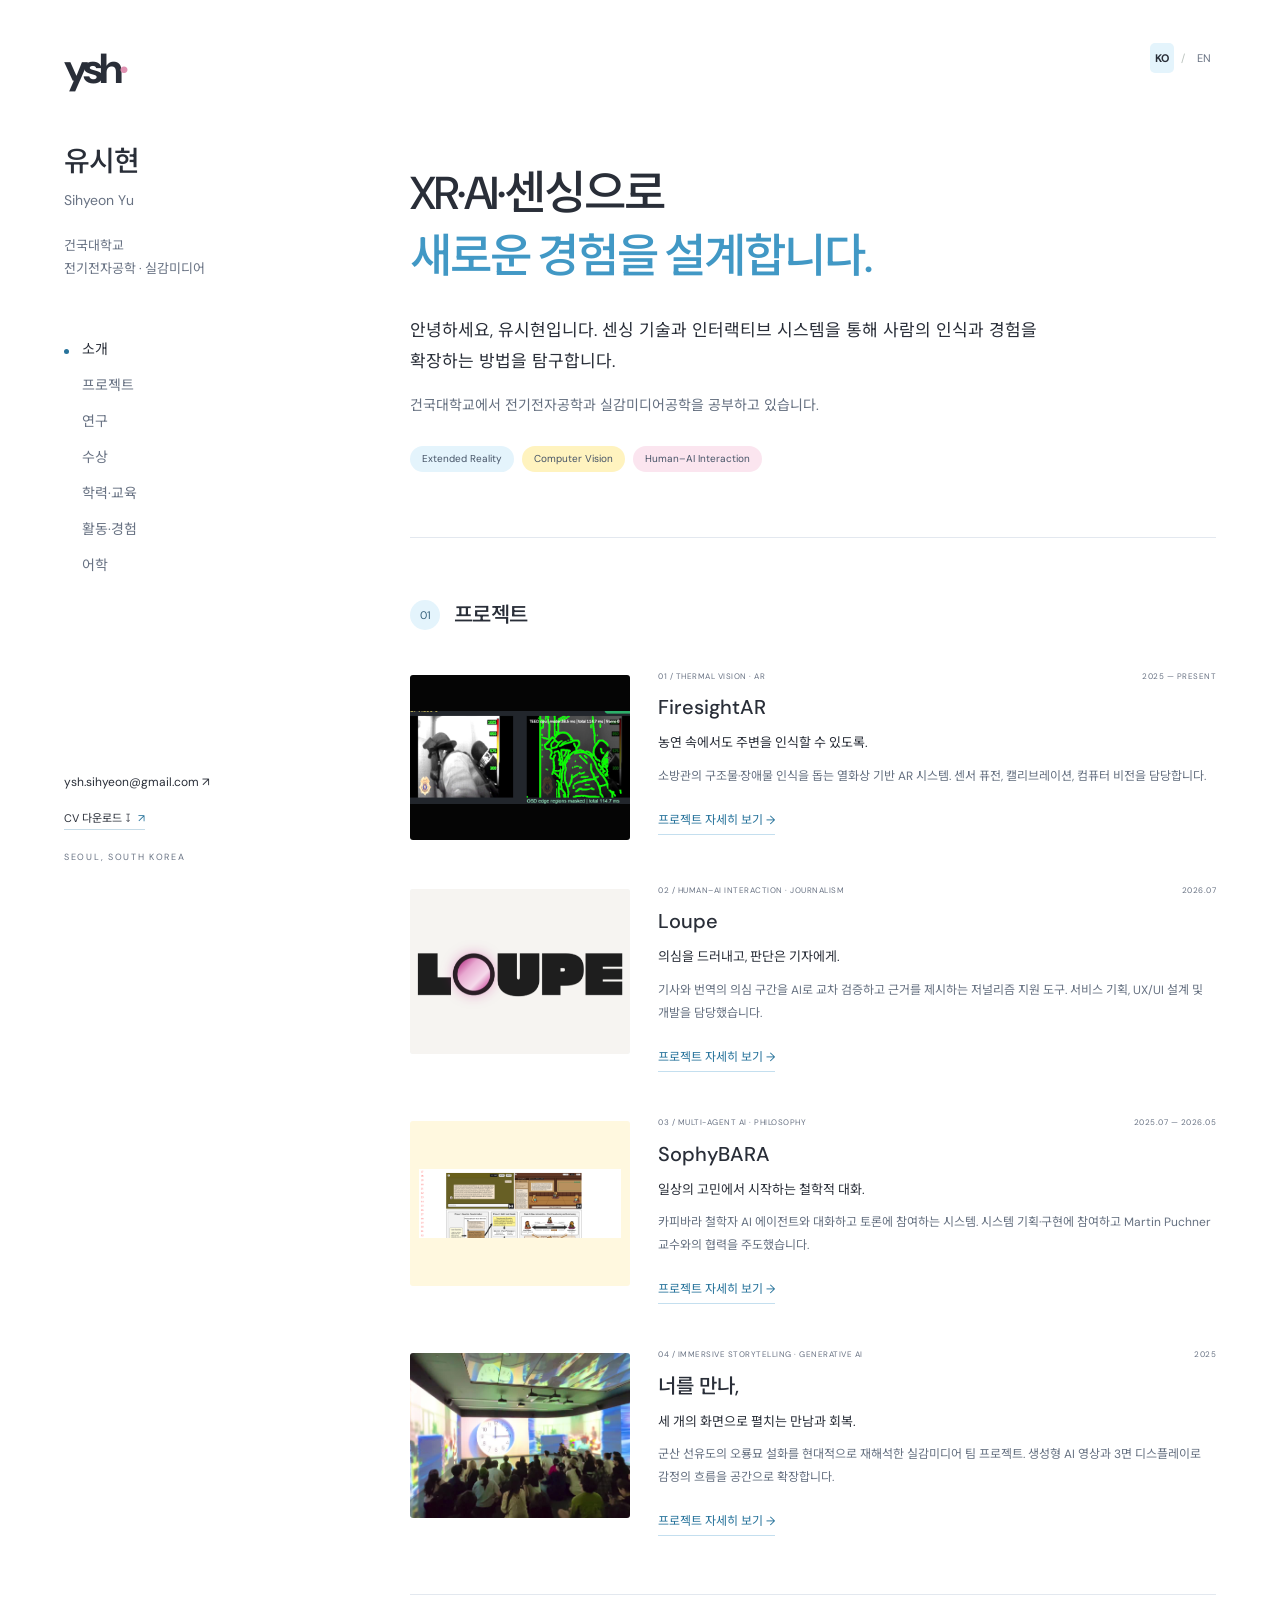
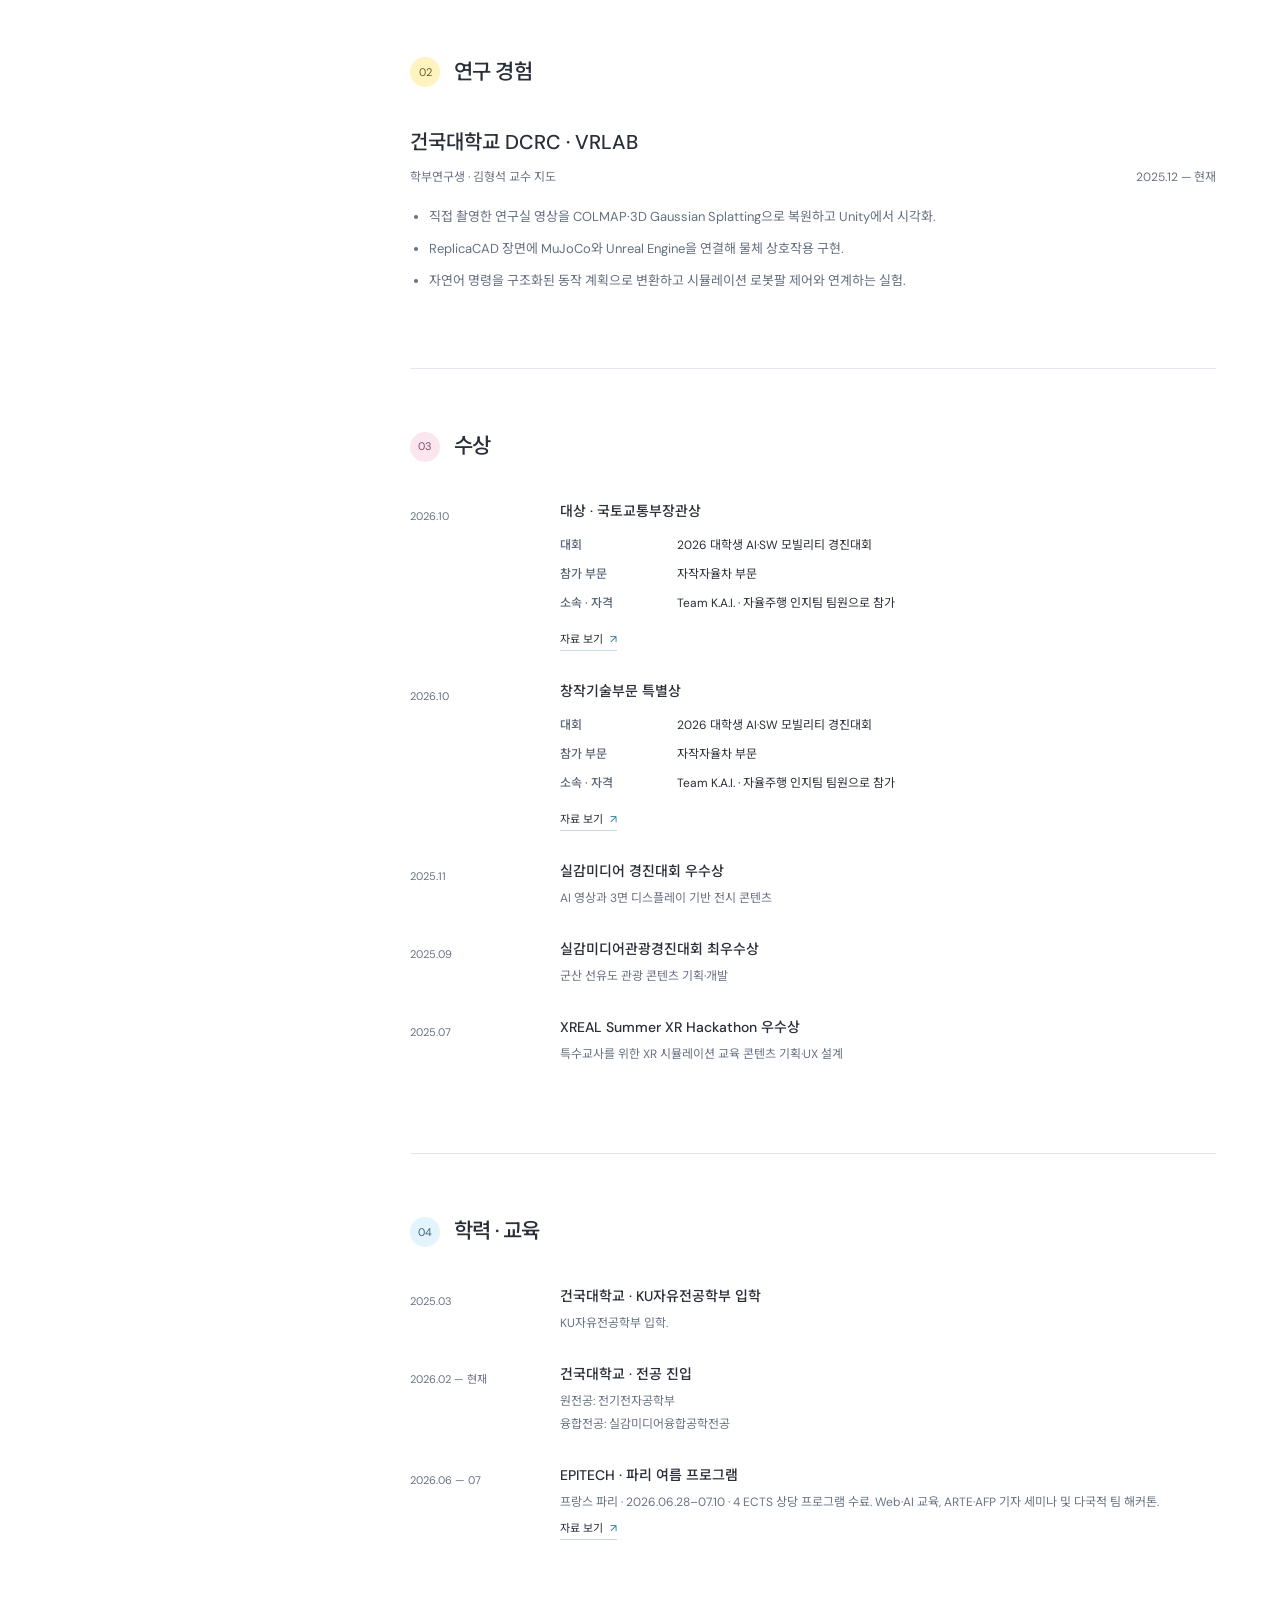
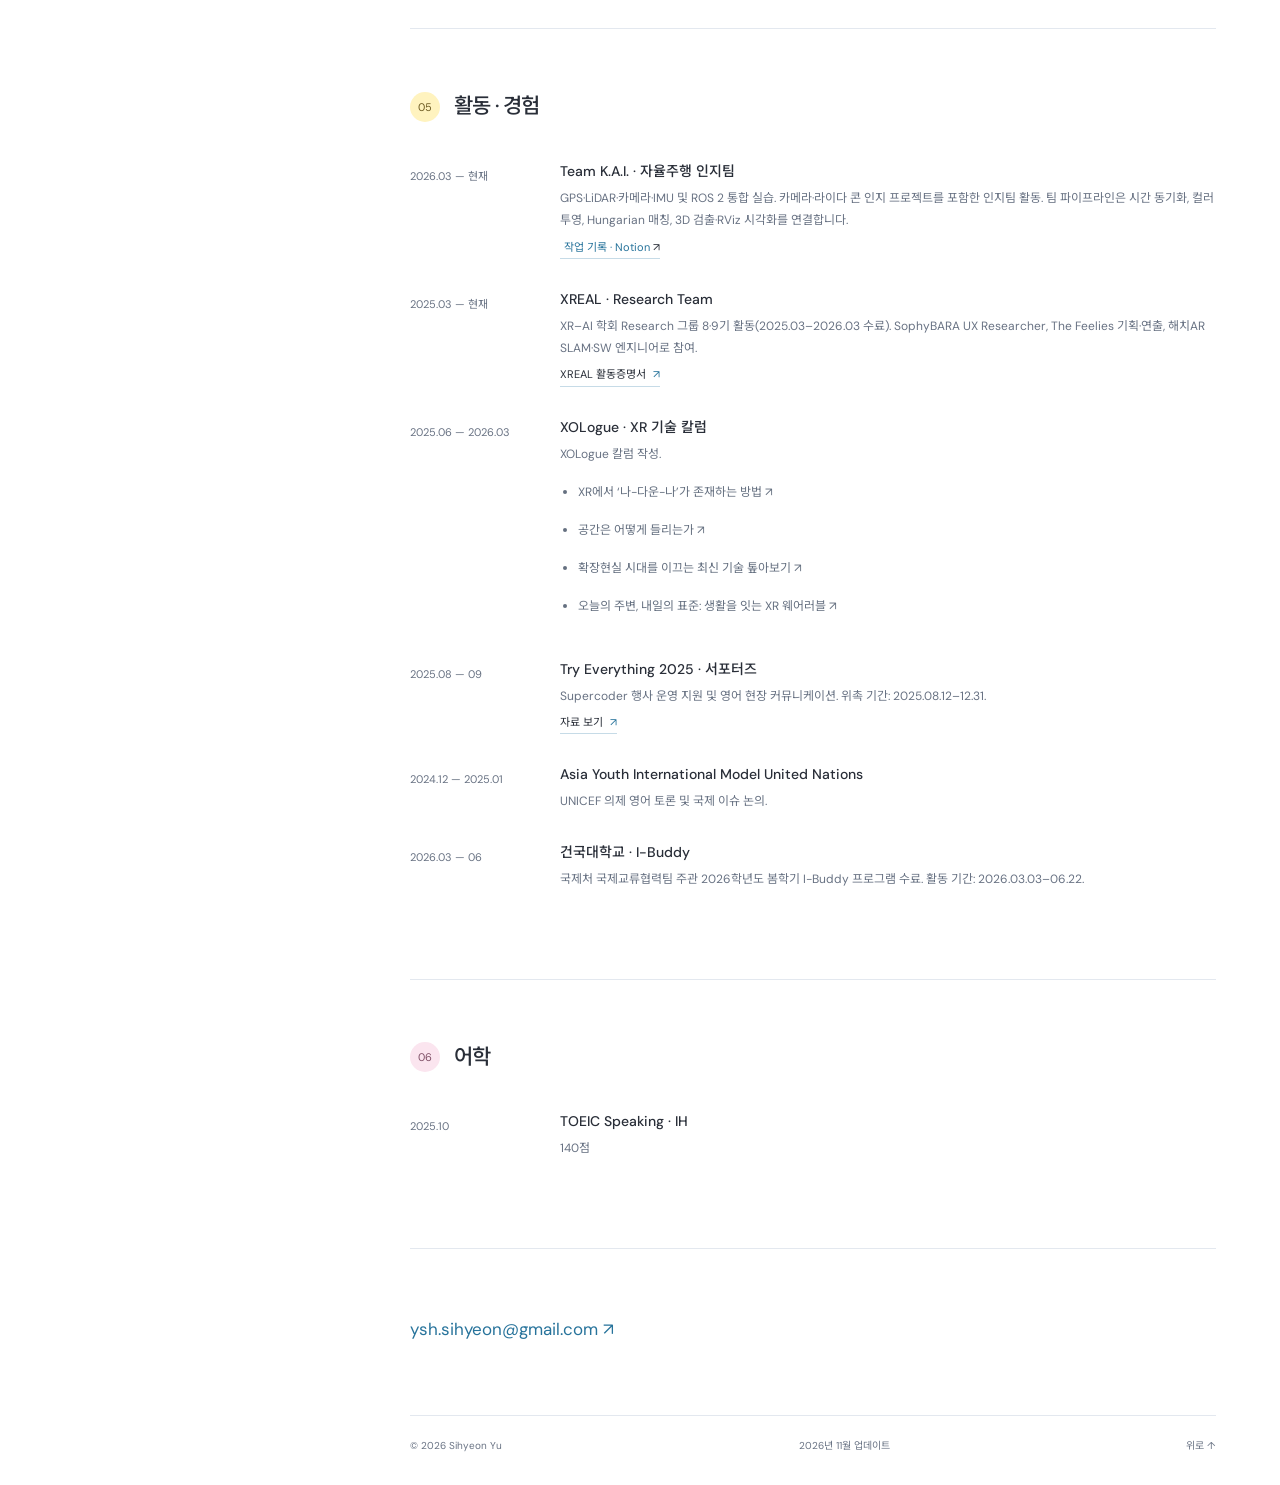
<file: index.html>
<!doctype html><html lang="ko" data-lang="ko"><head><meta charset="utf-8"><meta name="viewport" content="width=device-width, initial-scale=1"><title>Sihyeon Yu — Research & Selected Work</title><meta name="description" content="Sihyeon Yu — XR, computer vision, and human–AI interaction. Research and selected projects at Konkuk University."><meta name="theme-color" content="#ffffff"><link rel="stylesheet" href="style.css"><script src="app.js" defer></script></head><body><a class="skip" href="#main"><span class="i18n "><span lang="ko">본문 바로가기</span><span lang="en">Skip to content</span></span></a><div class="shell"><aside><a class="wordmark" href="#about">ysh<span>·</span></a><div class="identity"><h1 class="i18n "><span lang="ko">유시현</span><span lang="en">Sihyeon Yu</span></h1><p class="name-secondary"><span class="i18n "><span lang="ko">Sihyeon Yu</span><span lang="en">유시현</span></span></p><p><span class="i18n "><span lang="ko">건국대학교<br>전기전자공학 · 실감미디어</span><span lang="en">Konkuk University<br>Engineering & Immersive Media</span></span></p></div><nav aria-label="Sections"><a href="#about"><span class="i18n "><span lang="ko">소개</span><span lang="en">About</span></span></a><a href="#projects"><span class="i18n "><span lang="ko">프로젝트</span><span lang="en">Projects</span></span></a><a href="#research"><span class="i18n "><span lang="ko">연구</span><span lang="en">Research</span></span></a><a href="#awards"><span class="i18n "><span lang="ko">수상</span><span lang="en">Awards</span></span></a><a href="#education"><span class="i18n "><span lang="ko">학력·교육</span><span lang="en">Education</span></span></a><a href="#activities"><span class="i18n"><span lang="ko">활동·경험</span><span lang="en">Activities &amp; experience</span></span></a><a href="#languages"><span class="i18n"><span lang="ko">어학</span><span lang="en">Languages</span></span></a></nav><div class="aside-bottom"><a class="email" href="mailto:ysh.sihyeon@gmail.com">ysh.sihyeon@gmail.com ↗</a><div class="links"><a href="assets/cv-ko.pdf" target="_blank" rel="noopener"><span class="i18n "><span lang="ko">CV 다운로드 ↧</span><span lang="en">CV PDF · Korean ↧</span></span> <span aria-hidden="true">↗</span></a></div><small>SEOUL, SOUTH KOREA</small></div></aside><main id="main"><header><div class="language" aria-label="Language"><button type="button" data-language="ko" aria-pressed="true">KO</button><span>/</span><button type="button" data-language="en" aria-pressed="false">EN</button></div></header><section id="about" class="intro"><h2 class="i18n "><span lang="ko">XR·AI·센싱으로<br><em>새로운 경험을 설계합니다.</em></span><span lang="en">Designing new experiences<br><em>with XR, AI,<br>and sensing.</em></span></h2><p class="i18n intro-description"><span lang="ko">안녕하세요, 유시현입니다. 센싱 기술과 인터랙티브 시스템을 통해 사람의 인식과 경험을 확장하는 방법을 탐구합니다.</span><span lang="en">Hi, I’m Sihyeon. I explore how sensing technologies and interactive systems can extend the way we perceive and experience the world.</span></p><p class="i18n "><span lang="ko">건국대학교에서 전기전자공학과 실감미디어공학을 공부하고 있습니다.</span><span lang="en">I study Electrical & Electronic Engineering and Immersive Media Engineering at Konkuk University.</span></p><div class="interests"><span>Extended Reality</span><span>Computer Vision</span><span>Human–AI Interaction</span></div></section><section id="projects"><div class="section-head"><span class="number">01</span><h2 class="i18n "><span lang="ko">프로젝트</span><span lang="en">Projects</span></h2></div><article class="project" id="project-firesight"><div class="project-image firesight"><a href="project-firesight.html" aria-label="FiresightAR"><img src="assets/firesight-fire360-1.png" alt="FiresightAR" loading="lazy"></a></div><div class="project-info"><div class="project-meta"><span>01 / THERMAL VISION · AR</span><time>2025 — PRESENT</time></div><a href="project-firesight.html"><h3 class="i18n "><span lang="ko">FiresightAR</span><span lang="en">FiresightAR</span></h3></a><p class="i18n project-subtitle"><span lang="ko">농연 속에서도 주변을 인식할 수 있도록.</span><span lang="en">Making surroundings legible in low visibility.</span></p><p class="i18n "><span lang="ko">소방관의 구조물·장애물 인식을 돕는 열화상 기반 AR 시스템. 센서 퓨전, 캘리브레이션, 컴퓨터 비전을 담당합니다.</span><span lang="en">A thermal-imaging AR system for firefighter situational awareness. My work focuses on sensor fusion, calibration, and computer vision.</span></p><a class="project-open" href="project-firesight.html"><span class="i18n "><span lang="ko">프로젝트 자세히 보기 →</span><span lang="en">Explore project →</span></span></a></div></article><article class="project" id="project-loupe"><div class="project-image loupe"><a href="project-loupe.html" aria-label="Loupe"><img src="assets/loupe.png" alt="Loupe" loading="lazy"></a></div><div class="project-info"><div class="project-meta"><span>02 / HUMAN–AI INTERACTION · JOURNALISM</span><time>2026.07</time></div><a href="project-loupe.html"><h3 class="i18n "><span lang="ko">Loupe</span><span lang="en">Loupe</span></h3></a><p class="i18n project-subtitle"><span lang="ko">의심을 드러내고, 판단은 기자에게.</span><span lang="en">Highlight doubt. Preserve human judgment.</span></p><p class="i18n "><span lang="ko">기사와 번역의 의심 구간을 AI로 교차 검증하고 근거를 제시하는 저널리즘 지원 도구. 서비스 기획, UX/UI 설계 및 개발을 담당했습니다.</span><span lang="en">A journalism tool that cross-checks articles and translations with AI and surfaces evidence for review. I worked on service planning, UX/UI design, and development.</span></p><a class="project-open" href="project-loupe.html"><span class="i18n "><span lang="ko">프로젝트 자세히 보기 →</span><span lang="en">Explore project →</span></span></a></div></article><article class="project" id="project-sophybara"><div class="project-image sophybara"><a href="project-sophybara.html" aria-label="SophyBARA"><img src="assets/sophybara.png" alt="SophyBARA" loading="lazy"></a></div><div class="project-info"><div class="project-meta"><span>03 / MULTI-AGENT AI · PHILOSOPHY</span><time>2025.07 — 2026.05</time></div><a href="project-sophybara.html"><h3 class="i18n "><span lang="ko">SophyBARA</span><span lang="en">SophyBARA</span></h3></a><p class="i18n project-subtitle"><span lang="ko">일상의 고민에서 시작하는 철학적 대화.</span><span lang="en">Everyday questions. Philosophical perspectives.</span></p><p class="i18n "><span lang="ko">카피바라 철학자 AI 에이전트와 대화하고 토론에 참여하는 시스템. 시스템 기획·구현에 참여하고 Martin Puchner 교수와의 협력을 주도했습니다.</span><span lang="en">A participatory debate system with capybara philosopher agents. I contributed to system planning and implementation, and led collaboration with Professor Martin Puchner.</span></p><a class="project-open" href="project-sophybara.html"><span class="i18n "><span lang="ko">프로젝트 자세히 보기 →</span><span lang="en">Explore project →</span></span></a></div></article><article class="project" id="project-meeting-you"><div class="project-image meeting-you"><a href="project-meeting-you.html" aria-label="Meeting You"><img src="assets/meeting-you-poster.jpg" alt="Meeting You" loading="lazy"></a></div><div class="project-info"><div class="project-meta"><span>04 / IMMERSIVE STORYTELLING · GENERATIVE AI</span><time>2025</time></div><a href="project-meeting-you.html"><h3 class="i18n "><span lang="ko">너를 만나,</span><span lang="en">Meeting You</span></h3></a><p class="i18n project-subtitle"><span lang="ko">세 개의 화면으로 펼치는 만남과 회복.</span><span lang="en">An encounter unfolding across three screens.</span></p><p class="i18n "><span lang="ko">군산 선유도의 오룡묘 설화를 현대적으로 재해석한 실감미디어 팀 프로젝트. 생성형 AI 영상과 3면 디스플레이로 감정의 흐름을 공간으로 확장합니다.</span><span lang="en">A team-created immersive work reinterpreting the Oryongmyo folktale of Seonyudo, Gunsan. Generative AI animation and a three-screen display translate an emotional narrative into spatial experience.</span></p><a class="project-open" href="project-meeting-you.html"><span class="i18n "><span lang="ko">프로젝트 자세히 보기 →</span><span lang="en">Explore project →</span></span></a></div></article></section><section id="research"><div class="section-head"><span class="number">02</span><h2 class="i18n "><span lang="ko">연구 경험</span><span lang="en">Research experience</span></h2></div><h3 class="i18n "><span lang="ko">건국대학교 DCRC · VRLAB</span><span lang="en">DCRC · VRLAB, Konkuk University</span></h3><div class="row-meta"><span class="i18n "><span lang="ko">학부연구생 · 김형석 교수 지도</span><span lang="en">Undergraduate Research Intern · Advisor: Prof. Hyungseok Kim</span></span><time>2025.12 — <span class="i18n "><span lang="ko">현재</span><span lang="en">Present</span></span></time></div><ul><li><span class="i18n "><span lang="ko">직접 촬영한 연구실 영상을 COLMAP·3D Gaussian Splatting으로 복원하고 Unity에서 시각화.</span><span lang="en">Reconstructed self-captured lab footage with COLMAP and 3D Gaussian Splatting, visualized in Unity.</span></span></li><li><span class="i18n "><span lang="ko">ReplicaCAD 장면에 MuJoCo와 Unreal Engine을 연결해 물체 상호작용 구현.</span><span lang="en">Connected MuJoCo physics simulation and Unreal Engine with ReplicaCAD scenes for object interaction.</span></span></li><li><span class="i18n "><span lang="ko">자연어 명령을 구조화된 동작 계획으로 변환하고 시뮬레이션 로봇팔 제어와 연계하는 실험.</span><span lang="en">Explored translating natural-language instructions into structured action plans for a simulated robotic arm.</span></span></li></ul></section><section id="awards"><div class="section-head"><span class="number">03</span><h2 class="i18n "><span lang="ko">수상</span><span lang="en">Awards</span></h2></div><div class="timeline-entry"><time>2026.10</time><div><h3 class="i18n "><span lang="ko">대상 · 국토교통부장관상</span><span lang="en">Grand Prize · Minister’s Award</span></h3><dl class="award-facts"><div><dt><span class="i18n"><span lang="ko">대회</span><span lang="en">Competition</span></span></dt><dd><span class="i18n"><span lang="ko">2026 대학생 AI·SW 모빌리티 경진대회</span><span lang="en">2026 University AI & SW Mobility Competition</span></span></dd></div><div><dt><span class="i18n"><span lang="ko">참가 부문</span><span lang="en">Category</span></span></dt><dd><span class="i18n"><span lang="ko">자작자율차 부문</span><span lang="en">Autonomous Vehicle Category</span></span></dd></div><div><dt><span class="i18n"><span lang="ko">소속 · 자격</span><span lang="en">Team & participation</span></span></dt><dd><span class="i18n"><span lang="ko">Team K.A.I. · 자율주행 인지팀 팀원으로 참가</span><span lang="en">Team K.A.I. · Participated as a member of the autonomous-driving perception team</span></span></dd></div></dl><div class="links"><a href="assets/grand-prize.pdf" target="_blank" rel="noopener"><span class="i18n "><span lang="ko">자료 보기</span><span lang="en">View document</span></span> <span aria-hidden="true">↗</span></a></div></div></div><div class="timeline-entry"><time>2026.10</time><div><h3 class="i18n "><span lang="ko">창작기술부문 특별상</span><span lang="en">Special Award · Creative Technology</span></h3><dl class="award-facts"><div><dt><span class="i18n"><span lang="ko">대회</span><span lang="en">Competition</span></span></dt><dd><span class="i18n"><span lang="ko">2026 대학생 AI·SW 모빌리티 경진대회</span><span lang="en">2026 University AI & SW Mobility Competition</span></span></dd></div><div><dt><span class="i18n"><span lang="ko">참가 부문</span><span lang="en">Category</span></span></dt><dd><span class="i18n"><span lang="ko">자작자율차 부문</span><span lang="en">Autonomous Vehicle Category</span></span></dd></div><div><dt><span class="i18n"><span lang="ko">소속 · 자격</span><span lang="en">Team & participation</span></span></dt><dd><span class="i18n"><span lang="ko">Team K.A.I. · 자율주행 인지팀 팀원으로 참가</span><span lang="en">Team K.A.I. · Participated as a member of the autonomous-driving perception team</span></span></dd></div></dl><div class="links"><a href="assets/special-award.pdf" target="_blank" rel="noopener"><span class="i18n "><span lang="ko">자료 보기</span><span lang="en">View document</span></span> <span aria-hidden="true">↗</span></a></div></div></div><div class="timeline-entry"><time>2025.11</time><div><h3 class="i18n "><span lang="ko">실감미디어 경진대회 우수상</span><span lang="en">Excellence Award · Immersive Media Competition</span></h3><p class="i18n "><span lang="ko">AI 영상과 3면 디스플레이 기반 전시 콘텐츠</span><span lang="en">Exhibition content combining AI video and three-screen displays</span></p></div></div><div class="timeline-entry"><time>2025.09</time><div><h3 class="i18n "><span lang="ko">실감미디어관광경진대회 최우수상</span><span lang="en">Top Excellence Award · Immersive Tourism Competition</span></h3><p class="i18n "><span lang="ko">군산 선유도 관광 콘텐츠 기획·개발</span><span lang="en">Immersive tourism content for Seonyudo, Gunsan</span></p></div></div><div class="timeline-entry"><time>2025.07</time><div><h3 class="i18n "><span lang="ko">XREAL Summer XR Hackathon 우수상</span><span lang="en">Excellence Award · XREAL Summer XR Hackathon</span></h3><p class="i18n "><span lang="ko">특수교사를 위한 XR 시뮬레이션 교육 콘텐츠 기획·UX 설계</span><span lang="en">Concept and UX design for XR simulation training for special-education teachers</span></p></div></div></section><section id="education"><div class="section-head"><span class="number">04</span><h2 class="i18n "><span lang="ko">학력 · 교육</span><span lang="en">Education</span></h2></div><div class="timeline-entry"><time>2025.03</time><div><h3 class="i18n "><span lang="ko">건국대학교 · KU자유전공학부 입학</span><span lang="en">Konkuk University · Admission</span></h3><p class="i18n "><span lang="ko">KU자유전공학부 입학.</span><span lang="en">Entered the KU Division of Open Major.</span></p></div></div><div class="timeline-entry"><time>2026.02 — <span class="i18n "><span lang="ko">현재</span><span lang="en">Present</span></span></time><div><h3 class="i18n "><span lang="ko">건국대학교 · 전공 진입</span><span lang="en">Konkuk University · Major declaration</span></h3><p class="i18n "><span lang="ko">원전공: 전기전자공학부<br>융합전공: 실감미디어융합공학전공</span><span lang="en">Primary major: Electrical & Electronic Engineering<br>Convergence major: Immersive Media Convergence Engineering</span></p></div></div><div class="timeline-entry"><time>2026.06 — 07</time><div><h3 class="i18n "><span lang="ko">EPITECH · 파리 여름 프로그램</span><span lang="en">EPITECH · Summer School Program MED’IA</span></h3><p class="i18n "><span lang="ko">프랑스 파리 · 2026.06.28–07.10 · 4 ECTS 상당 프로그램 수료. Web·AI 교육, ARTE·AFP 기자 세미나 및 다국적 팀 해커톤.</span><span lang="en">Paris, France · June 28–July 10, 2026 · Completed a program equivalent to 4 ECTS, with Web/AI coursework, ARTE/AFP journalist seminars, and a multinational hackathon.</span></p><div class="links"><a href="assets/epitech.pdf" target="_blank" rel="noopener"><span class="i18n "><span lang="ko">자료 보기</span><span lang="en">View document</span></span> <span aria-hidden="true">↗</span></a></div></div></div></section><section id="activities"><div class="section-head"><span class="number">05</span><h2 class="i18n "><span lang="ko">활동 · 경험</span><span lang="en">Activities & experience</span></h2></div><div class="timeline-entry"><time>2026.03 — <span class="i18n "><span lang="ko">현재</span><span lang="en">Present</span></span></time><div><h3 class="i18n "><span lang="ko">Team K.A.I. · 자율주행 인지팀</span><span lang="en">Team K.A.I. · Autonomous Driving Perception</span></h3><p class="i18n "><span lang="ko">GPS·LiDAR·카메라·IMU 및 ROS 2 통합 실습. 카메라·라이다 콘 인지 프로젝트를 포함한 인지팀 활동. 팀 파이프라인은 시간 동기화, 컬러 투영, Hungarian 매칭, 3D 검출·RViz 시각화를 연결합니다.</span><span lang="en">Perception-team activities including camera–LiDAR cone perception, GPS, IMU, and ROS 2 integration. The team pipeline connects time synchronization, color projection, Hungarian matching, 3D detection, and RViz visualization.</span></p><div class="links"><a href="https://woolly-echo-3a0.notion.site/Team-K-A-I-41c62871a58b81adb39cfa6b3e84cd12" data-href-ko="https://woolly-echo-3a0.notion.site/Team-K-A-I-41c62871a58b81adb39cfa6b3e84cd12" data-href-en="https://woolly-echo-3a0.notion.site/41c62871a58b8111a501d14661b93fd1" target="_blank" rel="noopener"><span class="i18n "><span lang="ko">작업 기록 · Notion</span><span lang="en">Work archive · Notion</span></span> ↗</a></div></div></div><div class="timeline-entry"><time>2025.03 — <span class="i18n "><span lang="ko">현재</span><span lang="en">Present</span></span></time><div><h3 class="i18n "><span lang="ko">XREAL · Research Team</span><span lang="en">XREAL · Research Team</span></h3><p class="i18n "><span lang="ko">XR–AI 학회 Research 그룹 8·9기 활동(2025.03–2026.03 수료). SophyBARA UX Researcher, The Feelies 기획·연출, 해치AR SLAM·SW 엔지니어로 참여.</span><span lang="en">Completed the 8th and 9th cohorts of the XR–AI society’s Research group (March 2025–March 2026). Roles: UX Researcher for SophyBARA; planning and direction for The Feelies; SLAM and software engineering for HaechiAR.</span></p><div class="links"><a href="assets/xreal-certificate.pdf" target="_blank" rel="noopener"><span class="i18n "><span lang="ko">XREAL 활동증명서</span><span lang="en">XREAL certificate</span></span> <span aria-hidden="true">↗</span></a></div></div></div><div class="timeline-entry"><time>2025.06 — 2026.03</time><div><h3 class="i18n "><span lang="ko">XOLogue · XR 기술 칼럼</span><span lang="en">XOLogue · XR Technology Writing</span></h3><p class="i18n "><span lang="ko">XOLogue 칼럼 작성.</span><span lang="en">Authored columns for XOLogue (articles in Korean).</span></p><ul class="article-list"><li><a href="https://xreal-workspace.notion.site/XR-30b2f785f2b380088a51df5fa730dd9c" target="_blank" rel="noopener">XR에서 ‘나-다운-나’가 존재하는 방법 ↗</a></li><li><a href="https://xreal-workspace.notion.site/2e22f785f2b38024abeef86619f913fe" target="_blank" rel="noopener">공간은 어떻게 들리는가 ↗</a></li><li><a href="https://xreal-workspace.notion.site/2b02f785f2b380498c94efb745d6299e" target="_blank" rel="noopener">확장현실 시대를 이끄는 최신 기술 톺아보기 ↗</a></li><li><a href="https://xreal-workspace.notion.site/XR-2772f785f2b380b4a232c908086a0914" target="_blank" rel="noopener">오늘의 주변, 내일의 표준: 생활을 잇는 XR 웨어러블 ↗</a></li></ul></div></div><div class="timeline-entry"><time>2025.08 — 09</time><div><h3 class="i18n "><span lang="ko">Try Everything 2025 · 서포터즈</span><span lang="en">Try Everything 2025 · Supporter</span></h3><p class="i18n "><span lang="ko">Supercoder 행사 운영 지원 및 영어 현장 커뮤니케이션. 위촉 기간: 2025.08.12–12.31.</span><span lang="en">Supported Supercoder event operations and on-site English communication. Appointment period: Aug 12–Dec 31, 2025.</span></p><div class="links"><a href="assets/try-everything.pdf" target="_blank" rel="noopener"><span class="i18n "><span lang="ko">자료 보기</span><span lang="en">View document</span></span> <span aria-hidden="true">↗</span></a></div></div></div><div class="timeline-entry"><time>2024.12 — 2025.01</time><div><h3 class="i18n "><span lang="ko">Asia Youth International Model United Nations</span><span lang="en">Asia Youth International Model United Nations</span></h3><p class="i18n "><span lang="ko">UNICEF 의제 영어 토론 및 국제 이슈 논의.</span><span lang="en">English-language debate on UNICEF agendas and international issues.</span></p></div></div><div class="timeline-entry"><time>2026.03 — 06</time><div><h3 class="i18n "><span lang="ko">건국대학교 · I-Buddy</span><span lang="en">Konkuk University · I-Buddy</span></h3><p class="i18n "><span lang="ko">국제처 국제교류협력팀 주관 2026학년도 봄학기 I-Buddy 프로그램 수료. 활동 기간: 2026.03.03–06.22.</span><span lang="en">Completed the Spring 2026 I-Buddy program organized by the International Programs Team, Office of International Affairs. March 3–June 22, 2026.</span></p></div></div></section><section id="languages"><div class="section-head"><span class="number">06</span><h2 class="i18n "><span lang="ko">어학</span><span lang="en">Languages</span></h2></div><div class="timeline-entry"><time>2025.10</time><div><h3 class="i18n "><span lang="ko">TOEIC Speaking · IH</span><span lang="en">TOEIC Speaking · IH</span></h3><p class="i18n "><span lang="ko">140점</span><span lang="en">Score: 140</span></p></div></div></section><footer><a class="contact" href="mailto:ysh.sihyeon@gmail.com">ysh.sihyeon@gmail.com ↗</a><div class="footer-meta"><span>© 2026 Sihyeon Yu</span><span><span class="i18n "><span lang="ko">2026년 11월 업데이트</span><span lang="en">Updated November 2026</span></span></span><a href="#about"><span class="i18n "><span lang="ko">위로 ↑</span><span lang="en">Back to top ↑</span></span></a></div></footer></main></div></body></html>
</file>
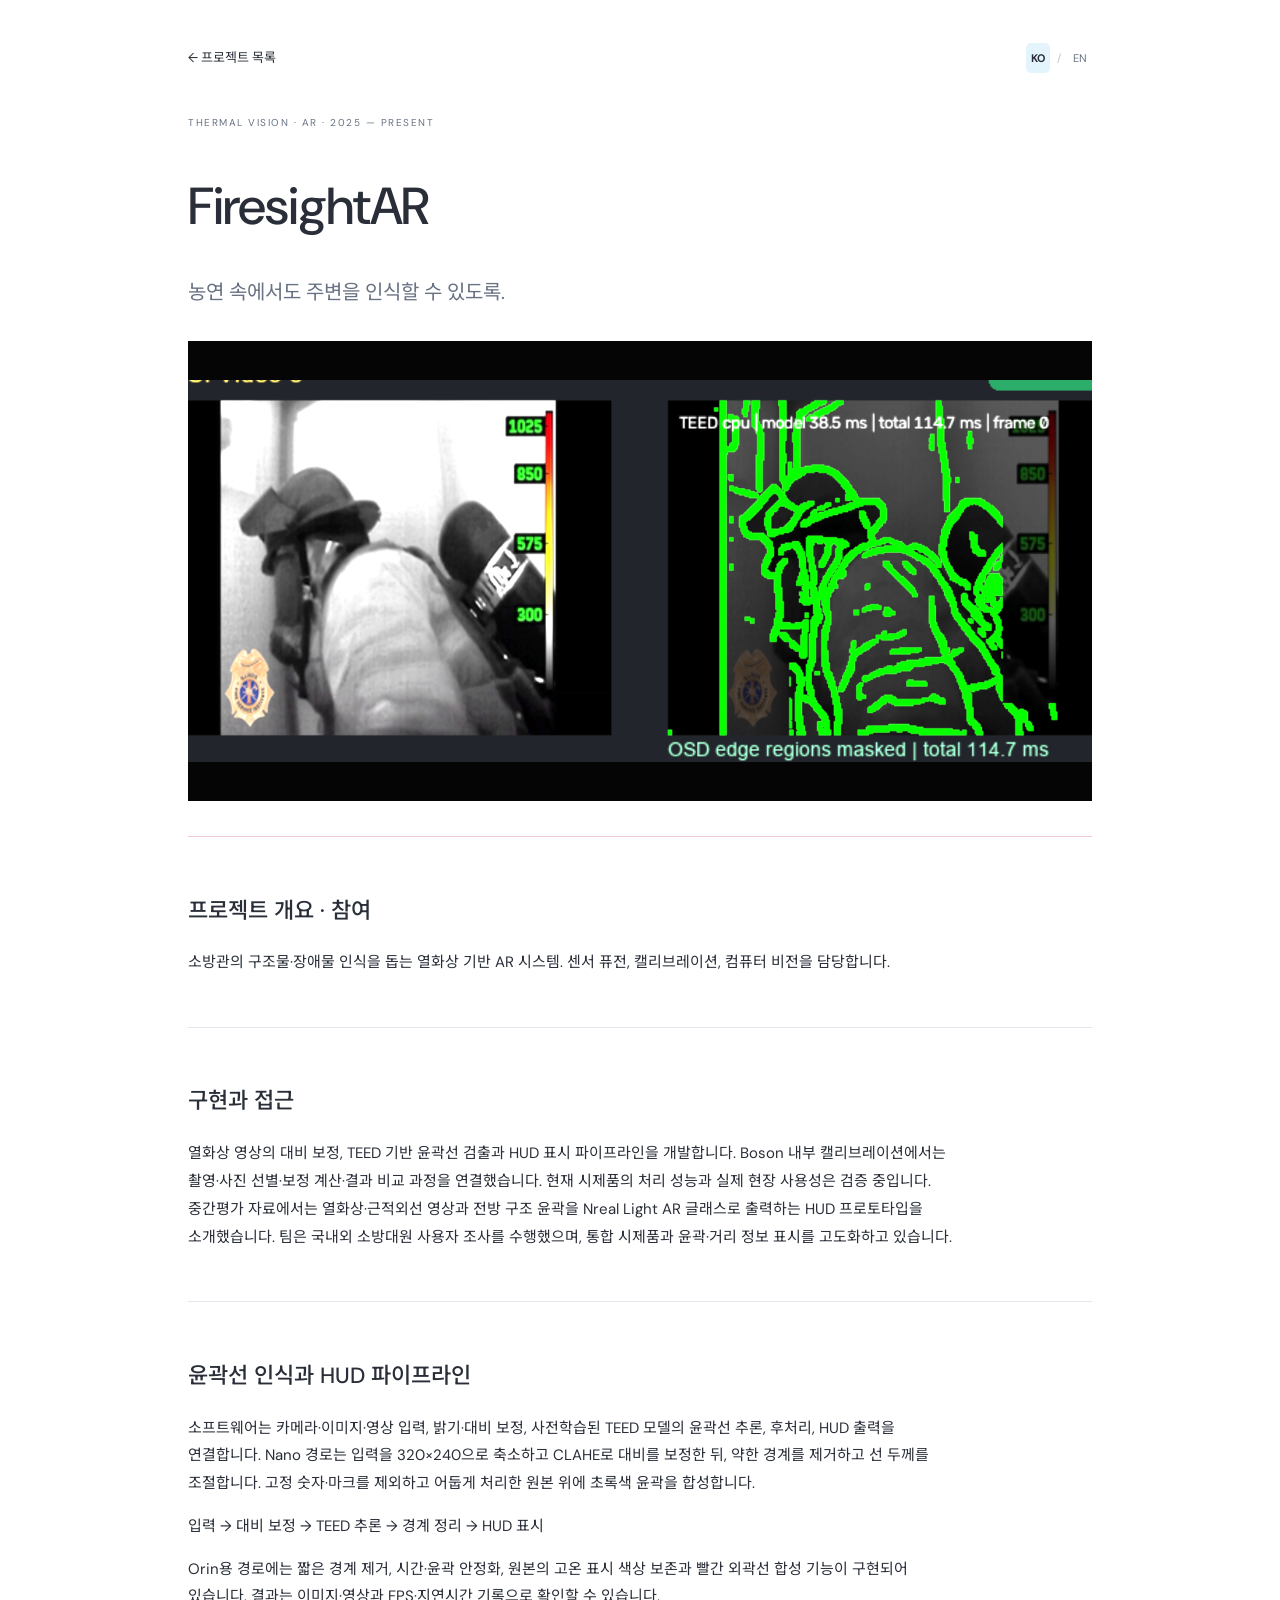
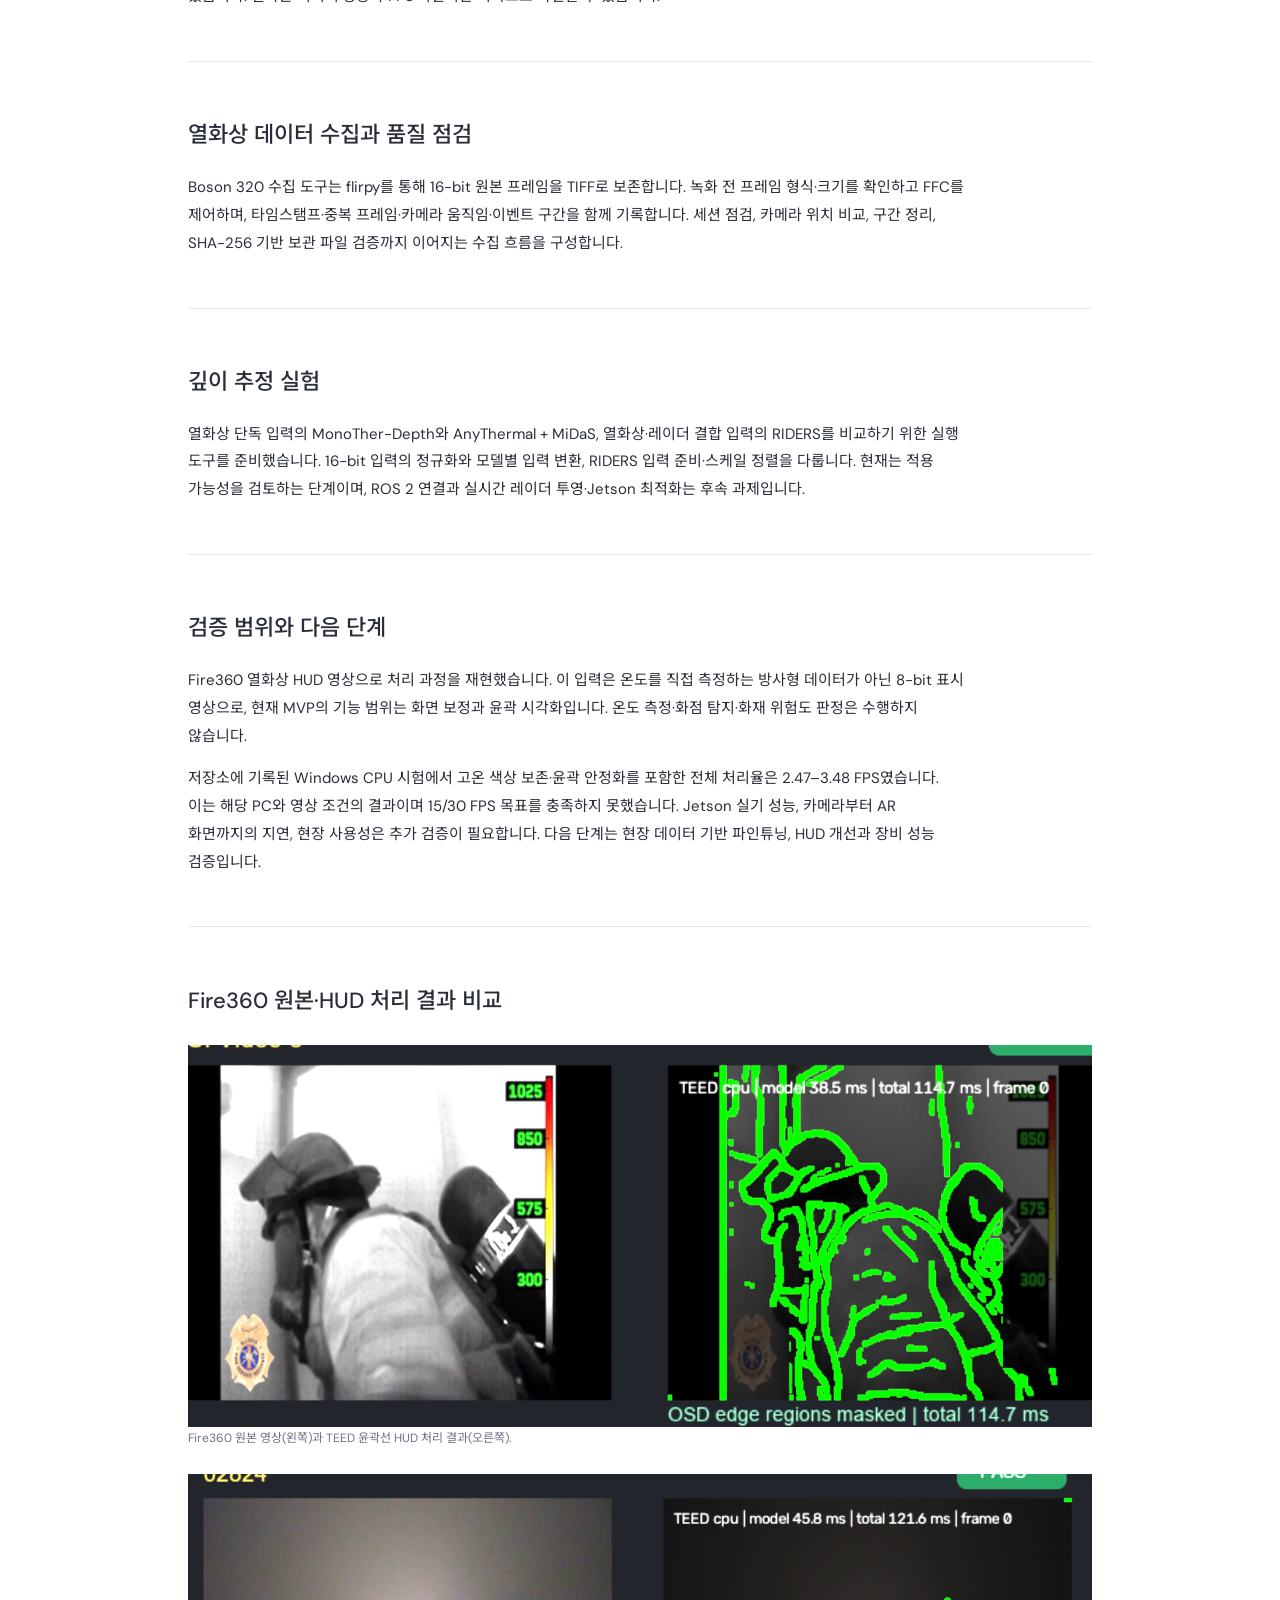
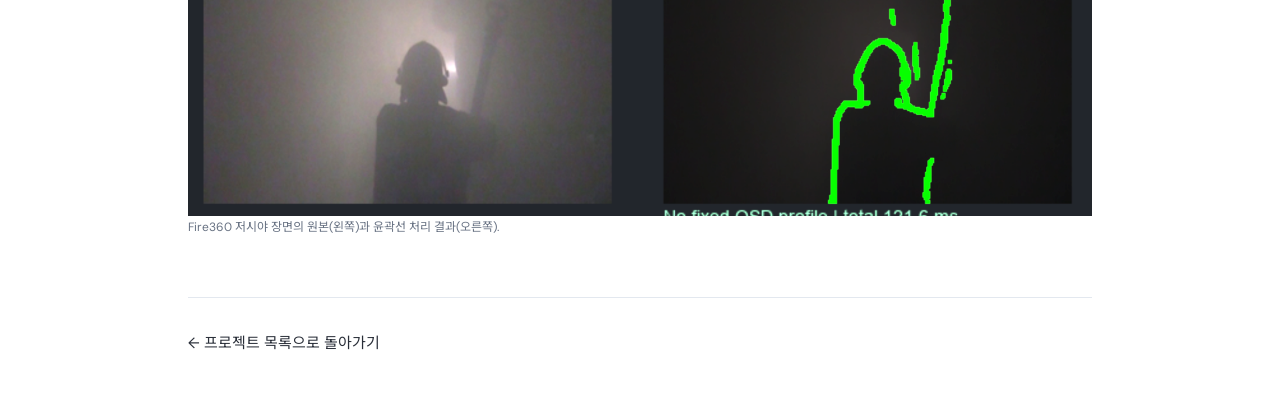
<file: project-firesight.html>
<!doctype html><html lang="ko" data-lang="ko"><head><meta charset="utf-8"><meta name="viewport" content="width=device-width,initial-scale=1"><title>FiresightAR — Sihyeon Yu</title><link rel="stylesheet" href="style.css"><script src="app.js" defer></script></head><body><main class="case-study"><header><a href="index.html#project-firesight"><span class="i18n "><span lang="ko">← 프로젝트 목록</span><span lang="en">← All projects</span></span></a><div class="language" aria-label="Language"><button type="button" data-language="ko" aria-pressed="true">KO</button><span>/</span><button type="button" data-language="en" aria-pressed="false">EN</button></div></header><section class="case-hero"><span class="eyebrow">THERMAL VISION · AR · 2025 — PRESENT</span><h1 class="i18n "><span lang="ko">FiresightAR</span><span lang="en">FiresightAR</span></h1><p class="i18n case-subtitle"><span lang="ko">농연 속에서도 주변을 인식할 수 있도록.</span><span lang="en">Making surroundings legible in low visibility.</span></p><div class="case-cover firesight"><img src="assets/firesight-fire360-1.png" alt="FiresightAR" loading="lazy"></div></section><section><h2 class="i18n "><span lang="ko">프로젝트 개요 · 참여</span><span lang="en">Overview & contribution</span></h2><p class="i18n "><span lang="ko">소방관의 구조물·장애물 인식을 돕는 열화상 기반 AR 시스템. 센서 퓨전, 캘리브레이션, 컴퓨터 비전을 담당합니다.</span><span lang="en">A thermal-imaging AR system for firefighter situational awareness. My work focuses on sensor fusion, calibration, and computer vision.</span></p></section><section><h2 class="i18n "><span lang="ko">구현과 접근</span><span lang="en">Approach & implementation</span></h2><p class="i18n "><span lang="ko">열화상 영상의 대비 보정, TEED 기반 윤곽선 검출과 HUD 표시 파이프라인을 개발합니다. Boson 내부 캘리브레이션에서는 촬영·사진 선별·보정 계산·결과 비교 과정을 연결했습니다. 현재 시제품의 처리 성능과 실제 현장 사용성은 검증 중입니다. 중간평가 자료에서는 열화상·근적외선 영상과 전방 구조 윤곽을 Nreal Light AR 글래스로 출력하는 HUD 프로토타입을 소개했습니다. 팀은 국내외 소방대원 사용자 조사를 수행했으며, 통합 시제품과 윤곽·거리 정보 표시를 고도화하고 있습니다.</span><span lang="en">I develop a pipeline for thermal-image enhancement, TEED-based edge detection, and HUD visualization. The Boson intrinsic-calibration workflow connects capture, image selection, calibration, and result review. Runtime performance and field usability remain under evaluation. The interim project review documents a HUD prototype displaying thermal/near-infrared imagery and structural outlines through Nreal Light AR glasses. The team conducted firefighter user research in Korea and the US; integration and outline/distance visualization remain ongoing development work.</span></p></section><section><h2 class="i18n"><span lang="ko">윤곽선 인식과 HUD 파이프라인</span><span lang="en">Edge detection & HUD pipeline</span></h2><p class="i18n"><span lang="ko">소프트웨어는 카메라·이미지·영상 입력, 밝기·대비 보정, 사전학습된 TEED 모델의 윤곽선 추론, 후처리, HUD 출력을 연결합니다. Nano 경로는 입력을 320×240으로 축소하고 CLAHE로 대비를 보정한 뒤, 약한 경계를 제거하고 선 두께를 조절합니다. 고정 숫자·마크를 제외하고 어둡게 처리한 원본 위에 초록색 윤곽을 합성합니다.</span><span lang="en">The software connects camera, image, or video input to contrast enhancement, pretrained TEED edge inference, postprocessing, and HUD output. The Nano path resizes frames to 320×240, applies CLAHE, suppresses weak edges, and adjusts line thickness. Fixed numbers and logos are masked before green outlines are composited over a dimmed source image.</span></p><p class="i18n"><span lang="ko">입력 → 대비 보정 → TEED 추론 → 경계 정리 → HUD 표시</span><span lang="en">Input → Contrast enhancement → TEED inference → Edge cleanup → HUD</span></p><p class="i18n"><span lang="ko">Orin용 경로에는 짧은 경계 제거, 시간·윤곽 안정화, 원본의 고온 표시 색상 보존과 빨간 외곽선 합성 기능이 구현되어 있습니다. 결과는 이미지·영상과 FPS·지연시간 기록으로 확인할 수 있습니다.</span><span lang="en">The Orin path implements short-edge filtering, temporal and contour stabilization, preservation of the source’s hot-region display colors, and red contour overlays. Outputs include images, video, and FPS/latency records.</span></p></section><section><h2 class="i18n"><span lang="ko">열화상 데이터 수집과 품질 점검</span><span lang="en">Thermal capture & data quality</span></h2><p class="i18n"><span lang="ko">Boson 320 수집 도구는 flirpy를 통해 16-bit 원본 프레임을 TIFF로 보존합니다. 녹화 전 프레임 형식·크기를 확인하고 FFC를 제어하며, 타임스탬프·중복 프레임·카메라 움직임·이벤트 구간을 함께 기록합니다. 세션 점검, 카메라 위치 비교, 구간 정리, SHA-256 기반 보관 파일 검증까지 이어지는 수집 흐름을 구성합니다.</span><span lang="en">The Boson 320 capture tools preserve 16-bit raw frames as TIFF through flirpy. They check frame format and dimensions, control FFC, and record timestamps, duplicate frames, camera motion, and event intervals. The workflow includes session checks, camera-position comparisons, segment trimming, and SHA-256 verification of archived data.</span></p></section><section><h2 class="i18n"><span lang="ko">깊이 추정 실험</span><span lang="en">Depth-estimation experiments</span></h2><p class="i18n"><span lang="ko">열화상 단독 입력의 MonoTher-Depth와 AnyThermal + MiDaS, 열화상·레이더 결합 입력의 RIDERS를 비교하기 위한 실행 도구를 준비했습니다. 16-bit 입력의 정규화와 모델별 입력 변환, RIDERS 입력 준비·스케일 정렬을 다룹니다. 현재는 적용 가능성을 검토하는 단계이며, ROS 2 연결과 실시간 레이더 투영·Jetson 최적화는 후속 과제입니다.</span><span lang="en">The repository provides execution wrappers for MonoTher-Depth and AnyThermal + MiDaS with thermal-only input, and RIDERS with thermal/radar input. They cover 16-bit normalization, model-specific input conversion, and RIDERS input preparation and scale alignment. This work evaluates feasibility; ROS 2 integration, live radar projection, and Jetson optimization remain subsequent steps.</span></p></section><section><h2 class="i18n"><span lang="ko">검증 범위와 다음 단계</span><span lang="en">Validation scope & next steps</span></h2><p class="i18n"><span lang="ko">Fire360 열화상 HUD 영상으로 처리 과정을 재현했습니다. 이 입력은 온도를 직접 측정하는 방사형 데이터가 아닌 8-bit 표시 영상으로, 현재 MVP의 기능 범위는 화면 보정과 윤곽 시각화입니다. 온도 측정·화점 탐지·화재 위험도 판정은 수행하지 않습니다.</span><span lang="en">The processing pipeline has been reproduced on Fire360 thermal HUD video. These inputs are 8-bit display images rather than radiometric measurements. The MVP covers image enhancement and outline visualization; it does not measure temperature, detect fire sources, or assess fire risk.</span></p><p class="i18n"><span lang="ko">저장소에 기록된 Windows CPU 시험에서 고온 색상 보존·윤곽 안정화를 포함한 전체 처리율은 2.47–3.48 FPS였습니다. 이는 해당 PC와 영상 조건의 결과이며 15/30 FPS 목표를 충족하지 못했습니다. Jetson 실기 성능, 카메라부터 AR 화면까지의 지연, 현장 사용성은 추가 검증이 필요합니다. 다음 단계는 현장 데이터 기반 파인튜닝, HUD 개선과 장비 성능 검증입니다.</span><span lang="en">A documented Windows CPU benchmark achieved 2.47–3.48 FPS with hot-region color preservation and contour stabilization. This result is specific to the tested PC and videos and falls below the 15/30 FPS targets. Jetson hardware performance, camera-to-AR-display latency, and field usability require further validation. Next steps include fine-tuning on field data, HUD refinement, and hardware benchmarking.</span></p></section><section class="case-materials"><h2 class="i18n"><span lang="ko">Fire360 원본·HUD 처리 결과 비교</span><span lang="en">Fire360 input &amp; HUD output comparison</span></h2><figure><img src="assets/firesight-fire360-1.png" alt="Fire360 input and TEED HUD output comparison 1" loading="lazy"><figcaption><span class="i18n"><span lang="ko">Fire360 원본 영상(왼쪽)과 TEED 윤곽선 HUD 처리 결과(오른쪽).</span><span lang="en">Fire360 source image (left) and TEED edge-based HUD output (right).</span></span></figcaption></figure><figure><img src="assets/firesight-fire360-2.png" alt="Fire360 input and TEED HUD output comparison 2" loading="lazy"><figcaption><span class="i18n"><span lang="ko">Fire360 저시야 장면의 원본(왼쪽)과 윤곽선 처리 결과(오른쪽).</span><span lang="en">Fire360 low-visibility source image (left) and edge-processing result (right).</span></span></figcaption></figure></section><footer><a href="index.html#project-firesight"><span class="i18n "><span lang="ko">← 프로젝트 목록으로 돌아가기</span><span lang="en">← Back to all projects</span></span></a></footer></main></body></html>
</file>
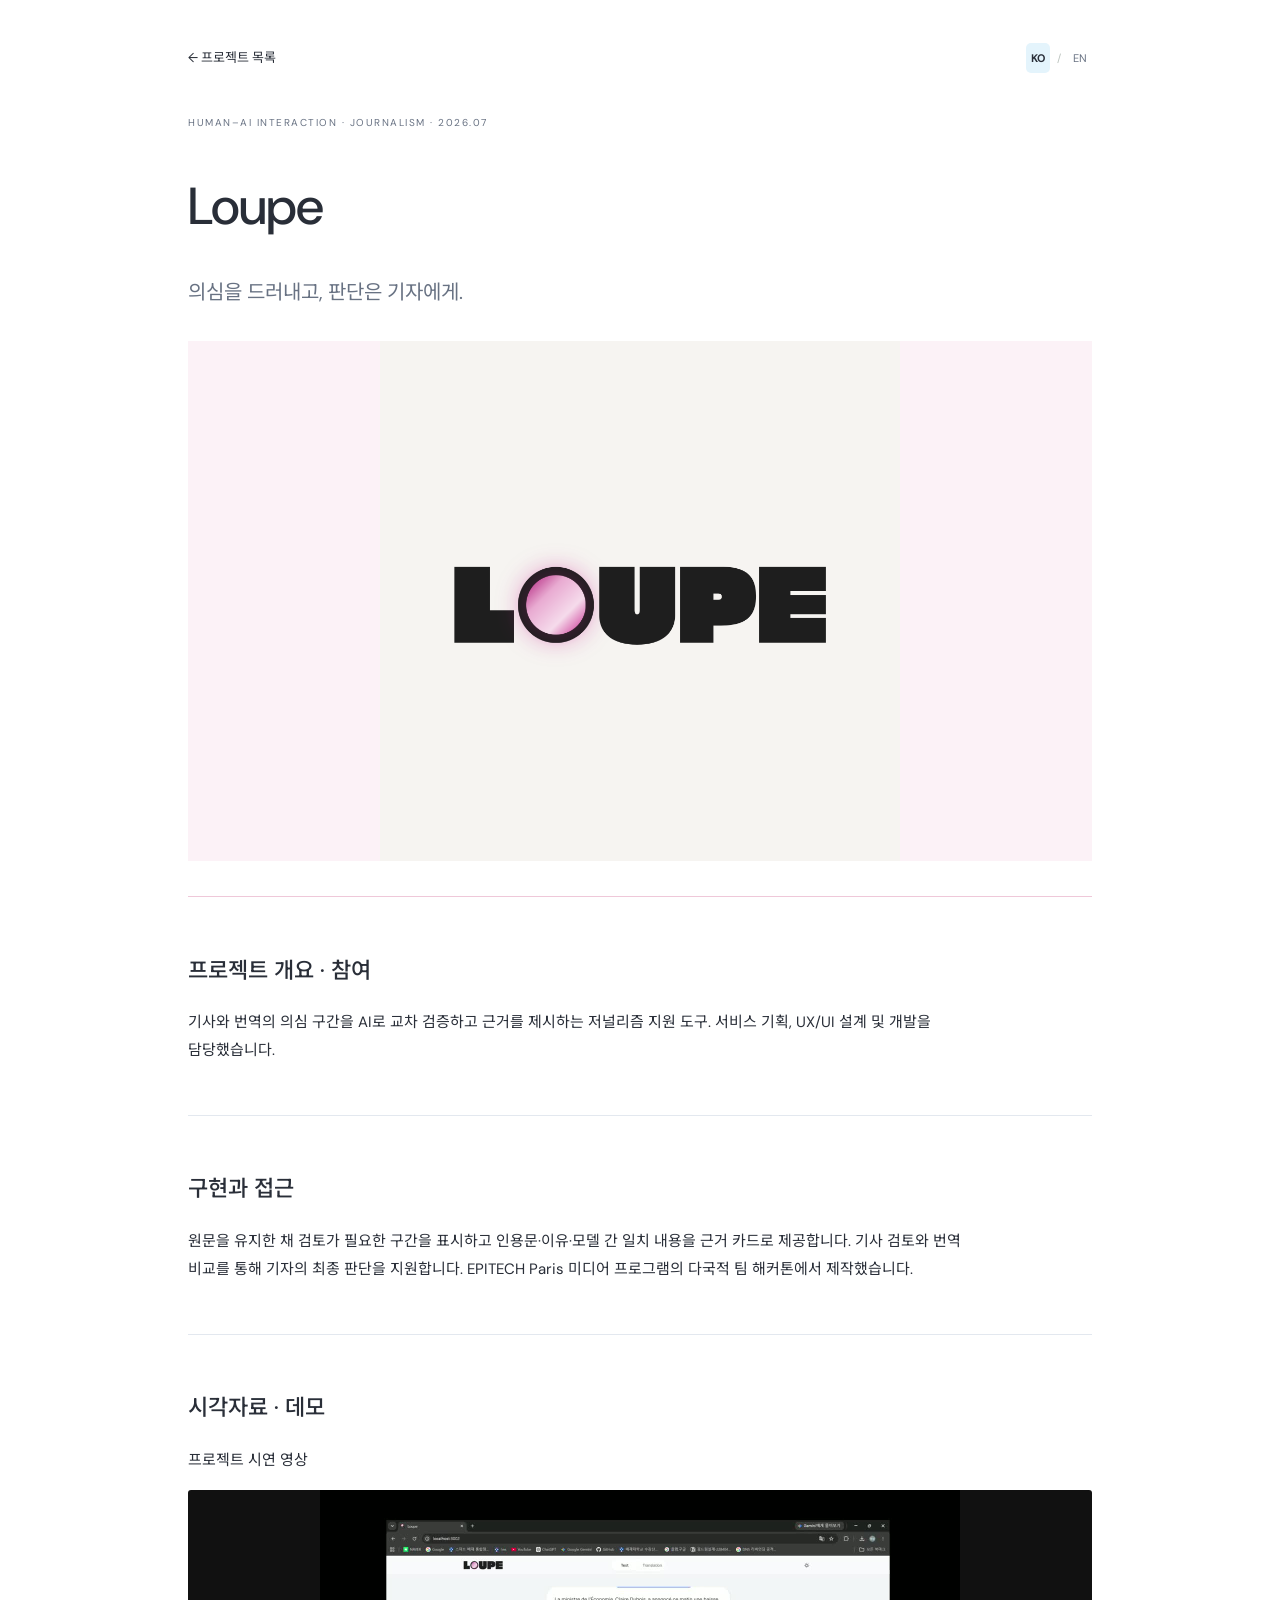
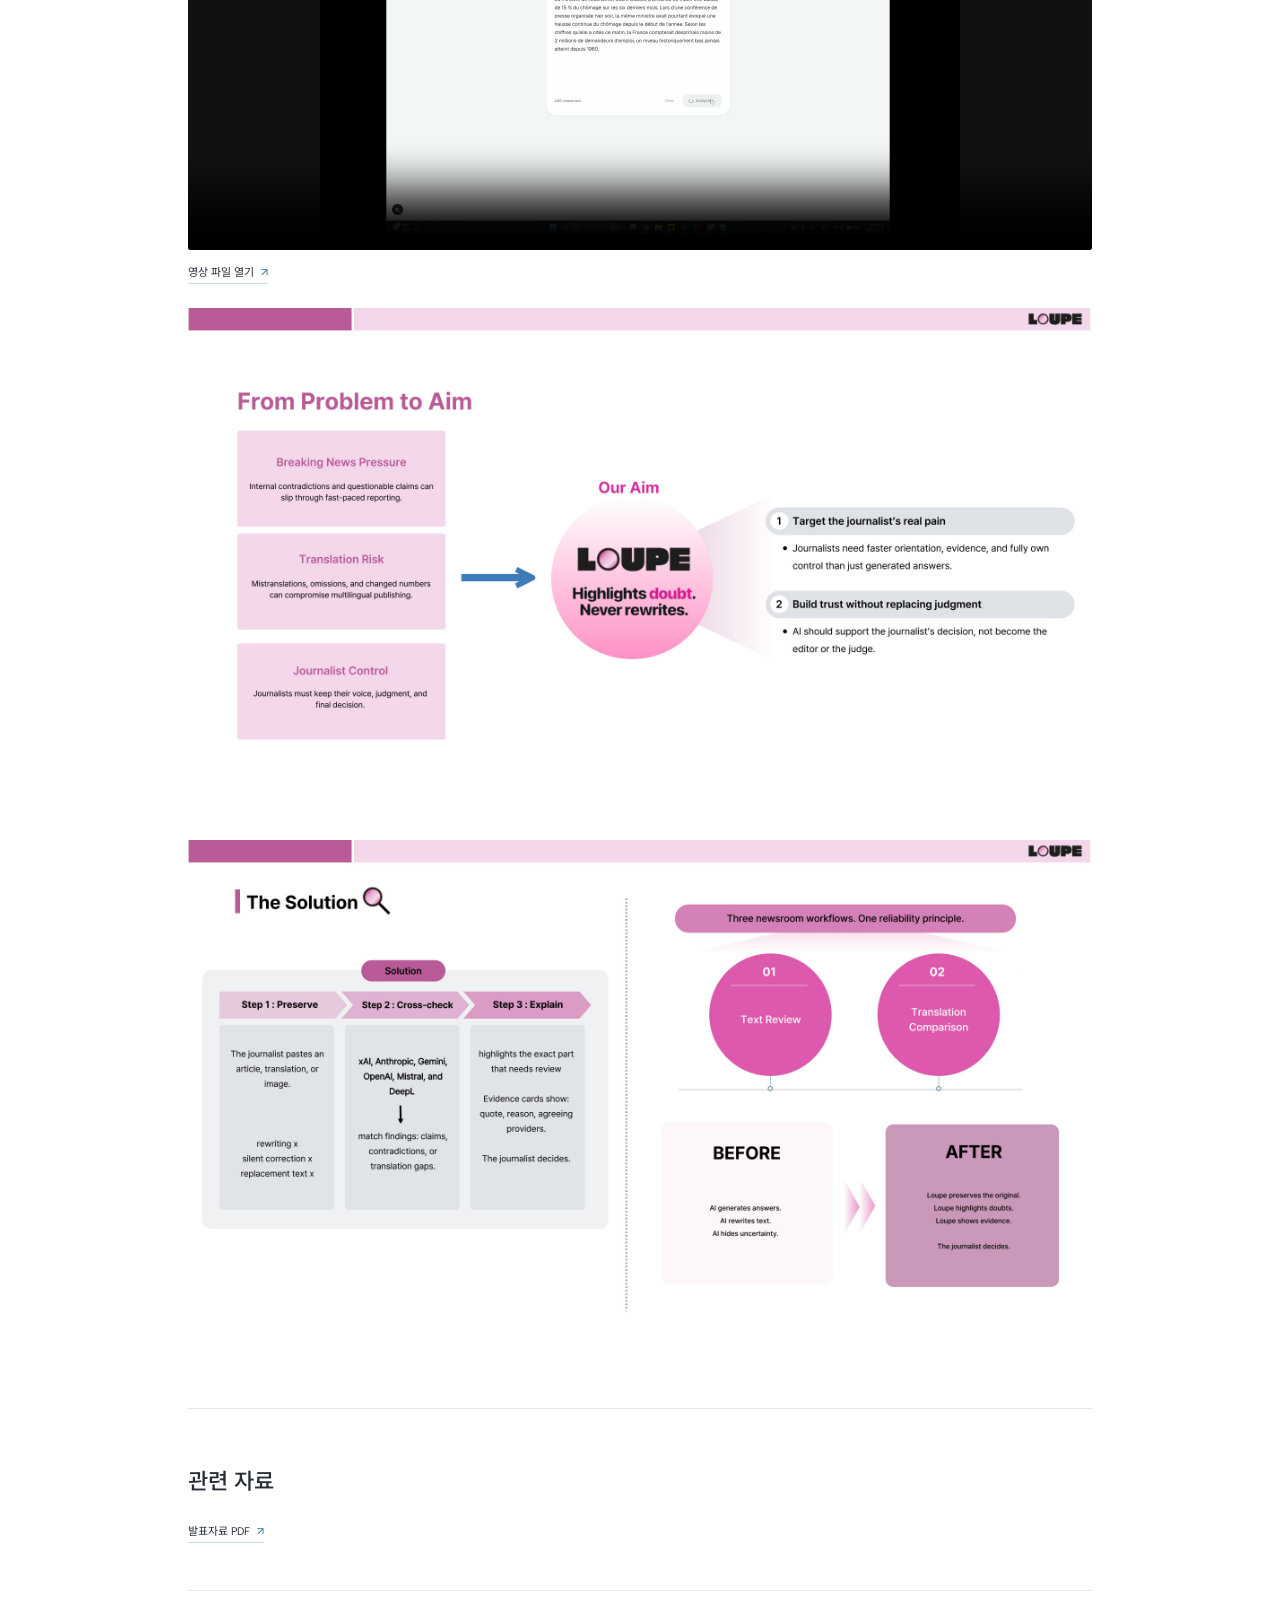
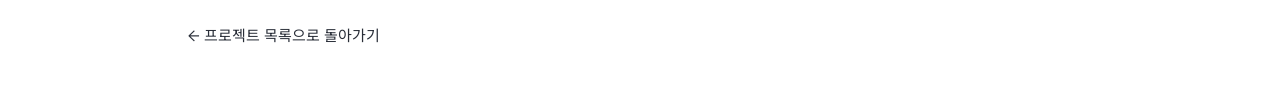
<file: project-loupe.html>
<!doctype html><html lang="ko" data-lang="ko"><head><meta charset="utf-8"><meta name="viewport" content="width=device-width,initial-scale=1"><title>Loupe — Sihyeon Yu</title><link rel="stylesheet" href="style.css"><script src="app.js" defer></script></head><body><main class="case-study"><header><a href="index.html#project-loupe"><span class="i18n "><span lang="ko">← 프로젝트 목록</span><span lang="en">← All projects</span></span></a><div class="language" aria-label="Language"><button type="button" data-language="ko" aria-pressed="true">KO</button><span>/</span><button type="button" data-language="en" aria-pressed="false">EN</button></div></header><section class="case-hero"><span class="eyebrow">HUMAN–AI INTERACTION · JOURNALISM · 2026.07</span><h1 class="i18n "><span lang="ko">Loupe</span><span lang="en">Loupe</span></h1><p class="i18n case-subtitle"><span lang="ko">의심을 드러내고, 판단은 기자에게.</span><span lang="en">Highlight doubt. Preserve human judgment.</span></p><div class="case-cover loupe"><img src="assets/loupe.png" alt="Loupe" loading="lazy"></div></section><section><h2 class="i18n "><span lang="ko">프로젝트 개요 · 참여</span><span lang="en">Overview & contribution</span></h2><p class="i18n "><span lang="ko">기사와 번역의 의심 구간을 AI로 교차 검증하고 근거를 제시하는 저널리즘 지원 도구. 서비스 기획, UX/UI 설계 및 개발을 담당했습니다.</span><span lang="en">A journalism tool that cross-checks articles and translations with AI and surfaces evidence for review. I worked on service planning, UX/UI design, and development.</span></p></section><section><h2 class="i18n "><span lang="ko">구현과 접근</span><span lang="en">Approach & implementation</span></h2><p class="i18n "><span lang="ko">원문을 유지한 채 검토가 필요한 구간을 표시하고 인용문·이유·모델 간 일치 내용을 근거 카드로 제공합니다. 기사 검토와 번역 비교를 통해 기자의 최종 판단을 지원합니다. EPITECH Paris 미디어 프로그램의 다국적 팀 해커톤에서 제작했습니다.</span><span lang="en">Loupe preserves original text and marks passages for review, with evidence cards containing quotations, reasoning, and agreement across providers. Text review and translation comparison support the journalist’s final decision. Developed in a multinational hackathon team during the EPITECH Paris media program.</span></p></section><section class="case-materials"><h2 class="i18n "><span lang="ko">시각자료 · 데모</span><span lang="en">Visuals & demo</span></h2><div class="project-video"><p class="i18n "><span lang="ko">프로젝트 시연 영상</span><span lang="en">Project demo</span></p><video controls playsinline preload="none" poster="assets/loupe-poster.jpg"><source src="assets/loupe.mp4" type="video/mp4"></video><div class="links"><a href="assets/loupe.mp4" target="_blank" rel="noopener"><span class="i18n "><span lang="ko">영상 파일 열기</span><span lang="en">Open video file</span></span> <span aria-hidden="true">↗</span></a></div></div><figure><img loading="lazy" src="assets/loupe-slide-0.jpg" alt="Loupe presentation 1"></figure><figure><img loading="lazy" src="assets/loupe-slide-1.jpg" alt="Loupe presentation 2"></figure></section><section><h2 class="i18n "><span lang="ko">관련 자료</span><span lang="en">Resources</span></h2><div class="links"><a href="assets/loupe.pdf" target="_blank" rel="noopener"><span class="i18n "><span lang="ko">발표자료 PDF</span><span lang="en">Presentation PDF</span></span> <span aria-hidden="true">↗</span></a></div></section><footer><a href="index.html#project-loupe"><span class="i18n "><span lang="ko">← 프로젝트 목록으로 돌아가기</span><span lang="en">← Back to all projects</span></span></a></footer></main></body></html>
</file>
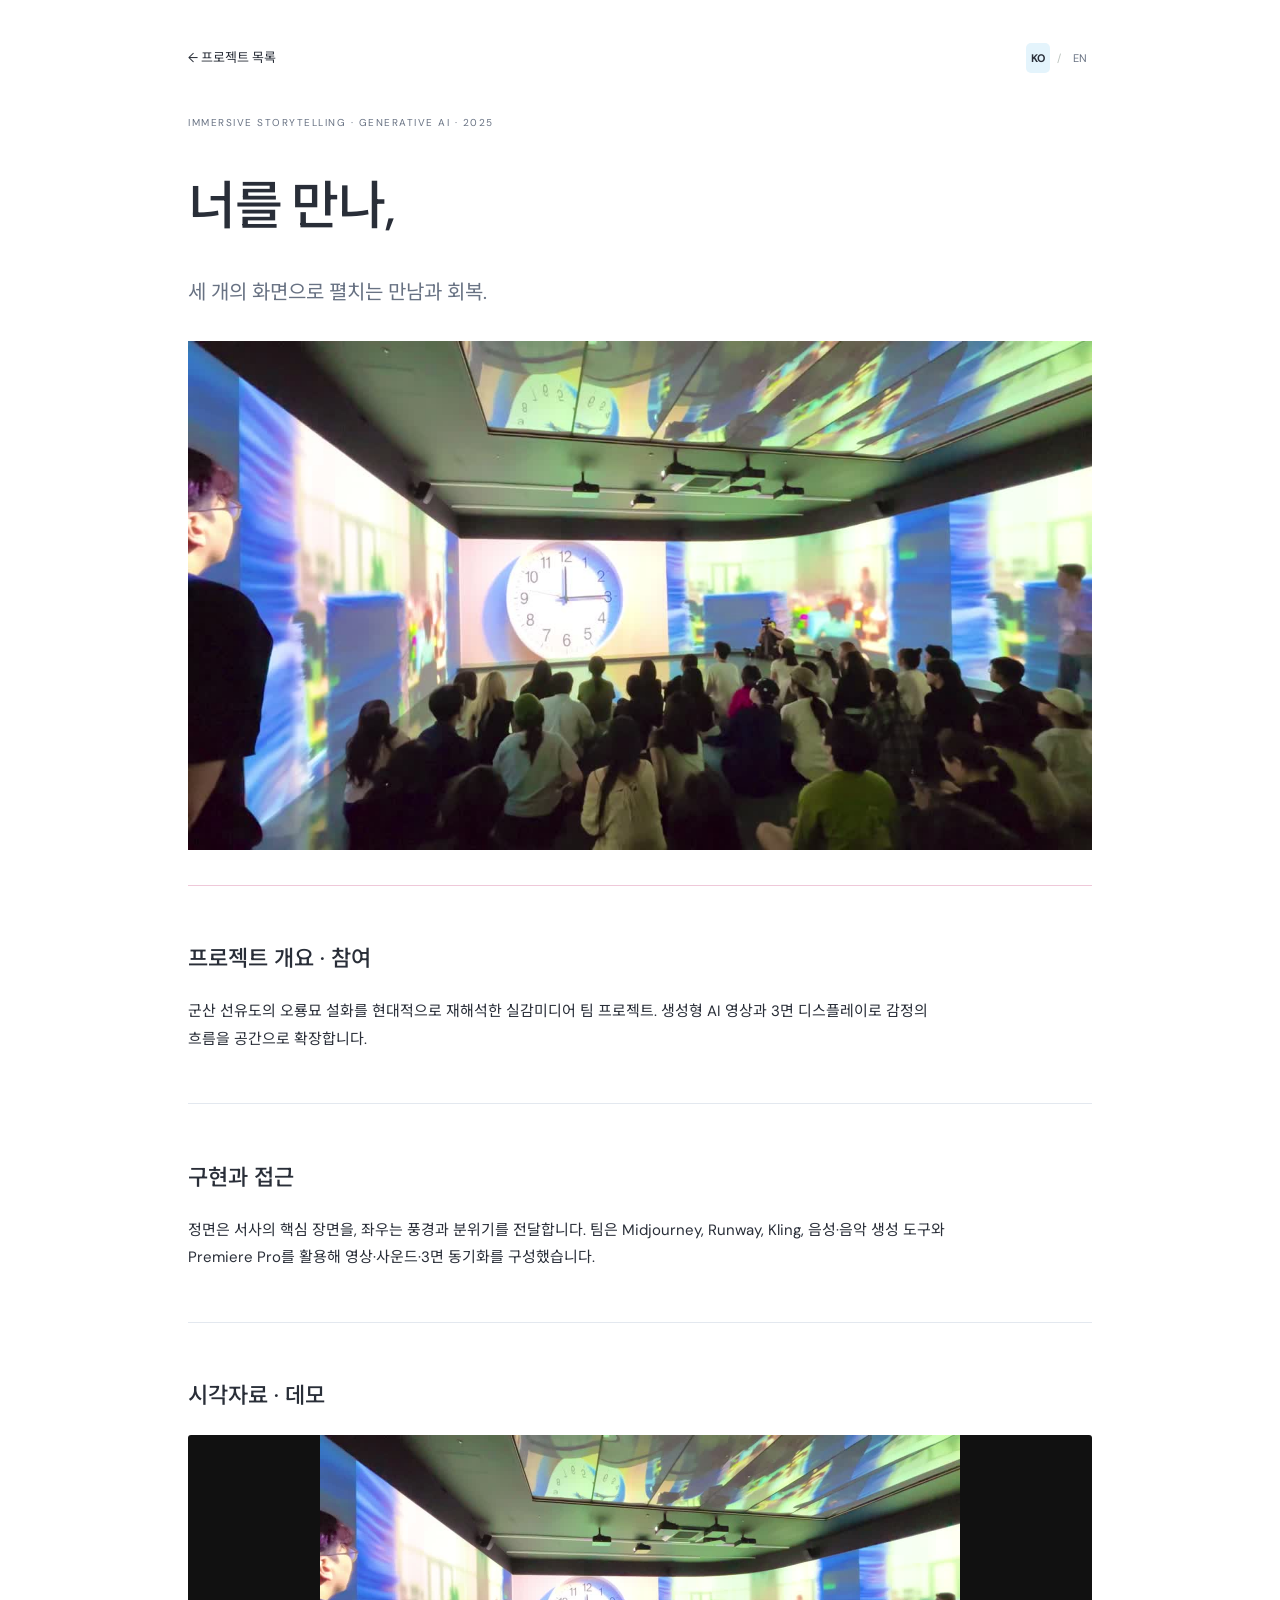
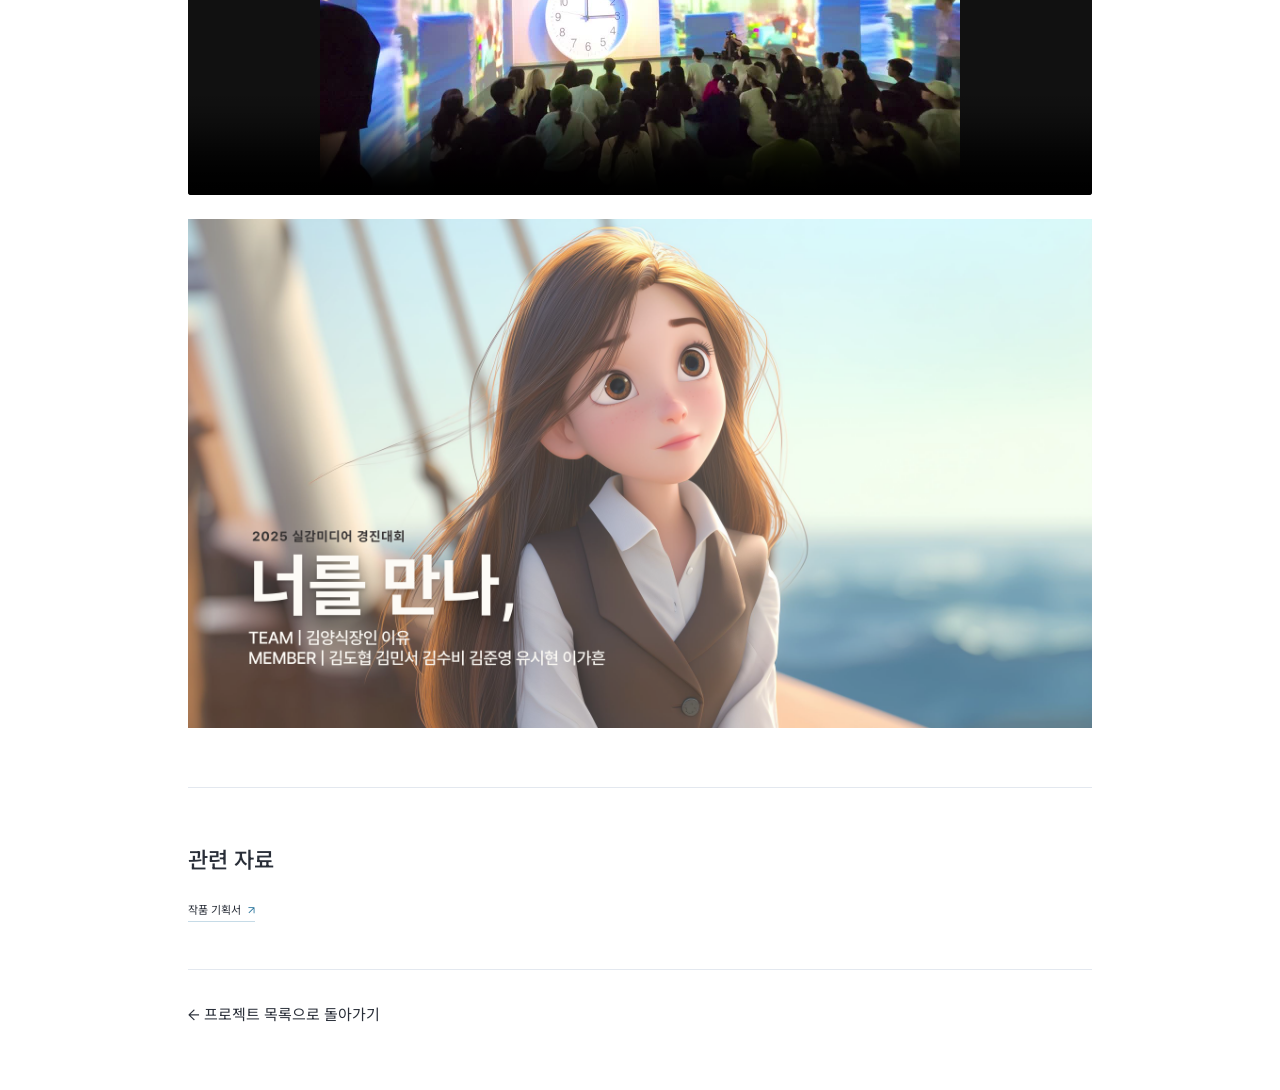
<file: project-meeting-you.html>
<!doctype html><html lang="ko" data-lang="ko"><head><meta charset="utf-8"><meta name="viewport" content="width=device-width,initial-scale=1"><title>Meeting You — Sihyeon Yu</title><link rel="stylesheet" href="style.css"><script src="app.js" defer></script></head><body><main class="case-study"><header><a href="index.html#project-meeting-you"><span class="i18n "><span lang="ko">← 프로젝트 목록</span><span lang="en">← All projects</span></span></a><div class="language" aria-label="Language"><button type="button" data-language="ko" aria-pressed="true">KO</button><span>/</span><button type="button" data-language="en" aria-pressed="false">EN</button></div></header><section class="case-hero"><span class="eyebrow">IMMERSIVE STORYTELLING · GENERATIVE AI · 2025</span><h1 class="i18n "><span lang="ko">너를 만나,</span><span lang="en">Meeting You</span></h1><p class="i18n case-subtitle"><span lang="ko">세 개의 화면으로 펼치는 만남과 회복.</span><span lang="en">An encounter unfolding across three screens.</span></p><div class="case-cover meeting-you"><img src="assets/meeting-you-poster.jpg" alt="Meeting You" loading="lazy"></div></section><section><h2 class="i18n "><span lang="ko">프로젝트 개요 · 참여</span><span lang="en">Overview & contribution</span></h2><p class="i18n "><span lang="ko">군산 선유도의 오룡묘 설화를 현대적으로 재해석한 실감미디어 팀 프로젝트. 생성형 AI 영상과 3면 디스플레이로 감정의 흐름을 공간으로 확장합니다.</span><span lang="en">A team-created immersive work reinterpreting the Oryongmyo folktale of Seonyudo, Gunsan. Generative AI animation and a three-screen display translate an emotional narrative into spatial experience.</span></p></section><section><h2 class="i18n "><span lang="ko">구현과 접근</span><span lang="en">Approach & implementation</span></h2><p class="i18n "><span lang="ko">정면은 서사의 핵심 장면을, 좌우는 풍경과 분위기를 전달합니다. 팀은 Midjourney, Runway, Kling, 음성·음악 생성 도구와 Premiere Pro를 활용해 영상·사운드·3면 동기화를 구성했습니다.</span><span lang="en">The central screen carries the main narrative while the side screens extend its setting and atmosphere. The team combined Midjourney, Runway, Kling, generated voice and music, and Premiere Pro for visuals, sound, and synchronized three-screen presentation.</span></p></section><section class="case-materials"><h2 class="i18n "><span lang="ko">시각자료 · 데모</span><span lang="en">Visuals & demo</span></h2><video controls playsinline preload="none" poster="assets/meeting-you-poster.jpg"><source src="assets/meeting-you.mp4" type="video/mp4"></video><figure><img loading="lazy" src="assets/meeting-you.png" alt="Meeting You project proposal"></figure></section><section><h2 class="i18n "><span lang="ko">관련 자료</span><span lang="en">Resources</span></h2><div class="links"><a href="assets/meeting-you.pdf" target="_blank" rel="noopener"><span class="i18n "><span lang="ko">작품 기획서</span><span lang="en">Project proposal</span></span> <span aria-hidden="true">↗</span></a></div></section><footer><a href="index.html#project-meeting-you"><span class="i18n "><span lang="ko">← 프로젝트 목록으로 돌아가기</span><span lang="en">← Back to all projects</span></span></a></footer></main></body></html>
</file>
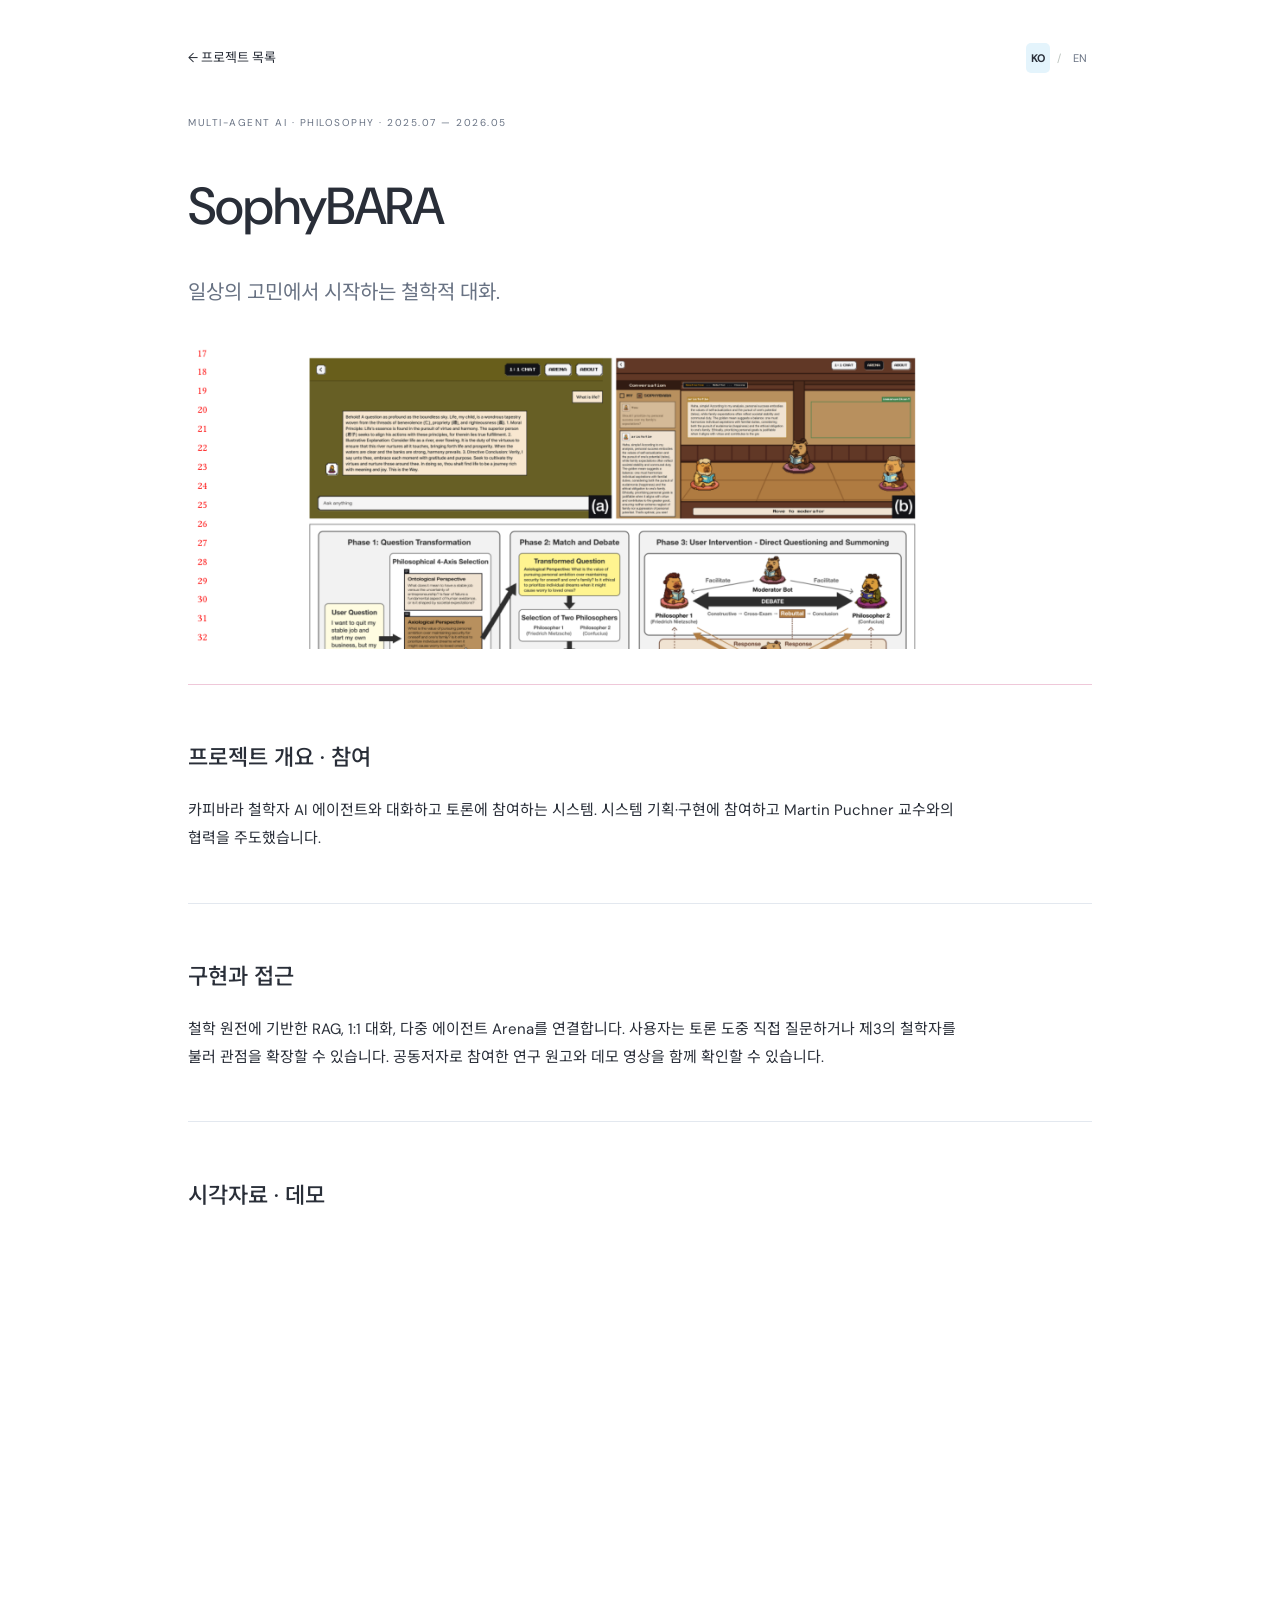
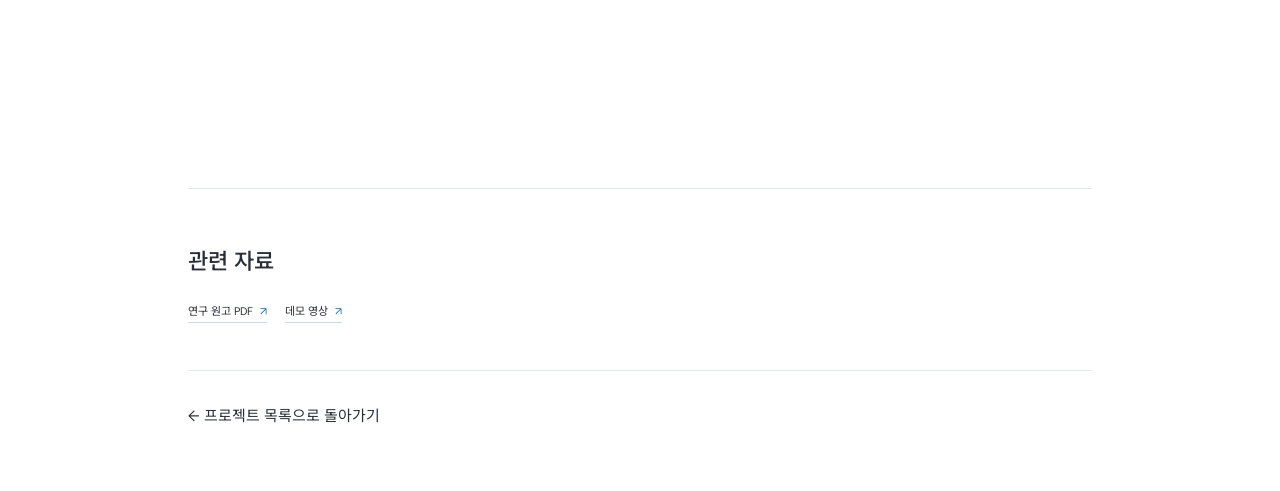
<file: project-sophybara.html>
<!doctype html><html lang="ko" data-lang="ko"><head><meta charset="utf-8"><meta name="viewport" content="width=device-width,initial-scale=1"><title>SophyBARA — Sihyeon Yu</title><link rel="stylesheet" href="style.css"><script src="app.js" defer></script></head><body><main class="case-study"><header><a href="index.html#project-sophybara"><span class="i18n "><span lang="ko">← 프로젝트 목록</span><span lang="en">← All projects</span></span></a><div class="language" aria-label="Language"><button type="button" data-language="ko" aria-pressed="true">KO</button><span>/</span><button type="button" data-language="en" aria-pressed="false">EN</button></div></header><section class="case-hero"><span class="eyebrow">MULTI-AGENT AI · PHILOSOPHY · 2025.07 — 2026.05</span><h1 class="i18n "><span lang="ko">SophyBARA</span><span lang="en">SophyBARA</span></h1><p class="i18n case-subtitle"><span lang="ko">일상의 고민에서 시작하는 철학적 대화.</span><span lang="en">Everyday questions. Philosophical perspectives.</span></p><div class="case-cover sophybara"><img src="assets/sophybara.png" alt="SophyBARA" loading="lazy"></div></section><section><h2 class="i18n "><span lang="ko">프로젝트 개요 · 참여</span><span lang="en">Overview & contribution</span></h2><p class="i18n "><span lang="ko">카피바라 철학자 AI 에이전트와 대화하고 토론에 참여하는 시스템. 시스템 기획·구현에 참여하고 Martin Puchner 교수와의 협력을 주도했습니다.</span><span lang="en">A participatory debate system with capybara philosopher agents. I contributed to system planning and implementation, and led collaboration with Professor Martin Puchner.</span></p></section><section><h2 class="i18n "><span lang="ko">구현과 접근</span><span lang="en">Approach & implementation</span></h2><p class="i18n "><span lang="ko">철학 원전에 기반한 RAG, 1:1 대화, 다중 에이전트 Arena를 연결합니다. 사용자는 토론 도중 직접 질문하거나 제3의 철학자를 불러 관점을 확장할 수 있습니다. 공동저자로 참여한 연구 원고와 데모 영상을 함께 확인할 수 있습니다.</span><span lang="en">The system connects philosophical-text RAG, one-to-one chat, and a multi-agent Arena. Users can intervene directly or summon a third philosopher to broaden the discussion. Explore the coauthored manuscript and demonstration below.</span></p></section><section class="case-materials"><h2 class="i18n "><span lang="ko">시각자료 · 데모</span><span lang="en">Visuals & demo</span></h2><div class="video-embed"><iframe src="https://www.youtube-nocookie.com/embed/5hgTFwhwkB0" title="SophyBARA demo" loading="lazy" allow="accelerometer; autoplay; clipboard-write; encrypted-media; gyroscope; picture-in-picture" allowfullscreen></iframe></div></section><section><h2 class="i18n "><span lang="ko">관련 자료</span><span lang="en">Resources</span></h2><div class="links"><a href="assets/sophybara.pdf" target="_blank" rel="noopener"><span class="i18n "><span lang="ko">연구 원고 PDF</span><span lang="en">Manuscript PDF</span></span> <span aria-hidden="true">↗</span></a><a href="https://www.youtube.com/watch?v=5hgTFwhwkB0" target="_blank" rel="noopener"><span class="i18n "><span lang="ko">데모 영상</span><span lang="en">Demo video</span></span> <span aria-hidden="true">↗</span></a></div></section><footer><a href="index.html#project-sophybara"><span class="i18n "><span lang="ko">← 프로젝트 목록으로 돌아가기</span><span lang="en">← Back to all projects</span></span></a></footer></main></body></html>
</file>
<file: style.css>
@import url('https://fonts.googleapis.com/css2?family=DM+Sans:wght@400;500;600;700&family=Noto+Sans+KR:wght@400;500;600;700&display=swap');
:root{--ink:#252c2b;--muted:#737e79;--accent:#39766b;--line:#dfe4df;--bg:#ffffff}*{box-sizing:border-box}html{scroll-behavior:smooth;scroll-padding-top:35px}body{margin:0;background:var(--bg);color:var(--ink);font-family:'DM Sans','Noto Sans KR',sans-serif;font-size:15px;line-height:1.85;word-break:keep-all}html[data-lang=ko] [lang=en],html[data-lang=en] [lang=ko]{display:none}a{color:inherit;text-decoration:none}a:hover{color:var(--accent)}a:focus-visible,button:focus-visible,summary:focus-visible{outline:2px solid var(--accent);outline-offset:5px}.shell{max-width:1360px;margin:auto;display:grid;grid-template-columns:260px minmax(0,1fr);gap:86px;padding:0 64px}aside{position:sticky;top:0;height:100vh;max-height:1000px;padding:48px 0 30px;display:flex;flex-direction:column}.wordmark{font-size:42px;font-weight:700;line-height:1;letter-spacing:-4px}.wordmark span{color:var(--accent)}h1{font-size:28px;margin:46px 0 0;letter-spacing:-1px;font-weight:500}.name-secondary{margin:0;color:var(--muted);font-size:14px}.identity>p:last-child{font-size:13px;color:var(--muted);line-height:1.8;margin-top:20px}nav{display:grid;gap:10px;margin-top:44px;font-size:14px}nav a{position:relative;padding-left:18px;color:var(--muted)}nav a:before{content:'';position:absolute;left:0;top:12px;width:5px;height:5px;border-radius:50%;background:transparent}nav a.active{color:var(--ink)}nav a.active:before{background:var(--accent)}.aside-bottom{margin-top:auto;padding-top:24px}.email{font-size:12px}.aside-bottom small{font-size:9px;letter-spacing:1.7px;color:var(--muted)}main{min-width:0}header{display:flex;align-items:center;justify-content:space-between;padding:43px 0 0}.eyebrow,.number{font-size:10px;letter-spacing:1.5px;color:var(--muted)}.language{display:flex;align-items:center;gap:7px;font-size:11px}.language button{background:none;border:0;font:inherit;color:var(--muted);cursor:pointer;padding:5px}.language button[aria-pressed=true]{color:var(--ink);font-weight:700}.language>span{color:#bbc3be}section{padding:58px 0;border-bottom:1px solid var(--line)}.intro{padding-top:66px;padding-bottom:65px}.intro-label{font-size:12px;display:flex;align-items:center;gap:9px;color:var(--muted)}.dot{width:6px;height:6px;border-radius:100%;background:var(--accent)}.intro h2{font-size:clamp(30px,3.6vw,48px);line-height:1.35;font-weight:500;letter-spacing:-2px;margin:23px 0 28px}.intro em{font-style:normal;color:var(--accent)}.intro p{max-width:630px;color:#69746f;font-size:14px}.intro .intro-description{font-size:17px;line-height:1.85;color:var(--ink);margin-bottom:15px}.interests{display:flex;gap:8px;flex-wrap:wrap;margin-top:27px}.interests span{border:1px solid var(--line);border-radius:30px;padding:4px 12px;font-size:10px;color:#596b63}.section-head{display:flex;align-items:center;gap:18px;margin-bottom:35px}.section-head h2{font-size:21px;font-weight:500;letter-spacing:-.6px;margin:0}.number{font-size:11px;color:var(--accent)}.project{display:grid;grid-template-columns:220px minmax(0,1fr);gap:28px;margin:0 0 44px}.project:last-child{margin-bottom:0}.project-image{height:165px;overflow:hidden;background:#edf0eb;border-radius:3px;margin-top:5px}.project-image img{height:100%;width:100%;object-fit:cover}.project-image.loupe img{object-fit:cover;transform:scale(1.3)}.project-image.sophybara img{object-fit:contain;background:#f1eee5;padding:9px}.project-image.firesight img{object-fit:cover;filter:contrast(1.2)}.project-meta{display:flex;justify-content:space-between;gap:8px;font-size:8px;letter-spacing:.5px;color:var(--muted);line-height:1.7}.project-meta time{white-space:nowrap}h3{font-size:20px;font-weight:500;line-height:1.5;margin:9px 0}.project-info p{font-size:12px;line-height:1.9;color:#6b756f;margin:9px 0}.project-info .project-subtitle{color:var(--ink);font-size:13px}.links{display:flex;flex-wrap:wrap;gap:8px 18px;font-size:11px;margin:12px 0}.links a{border-bottom:1px solid #bdcac2;padding-bottom:1px}.links a>span:last-child{margin-left:4px;color:var(--accent)}details{margin-top:12px}summary{list-style:none;cursor:pointer;font-size:11px;color:var(--accent);display:flex;justify-content:space-between;max-width:180px}summary::-webkit-details-marker{display:none}details[open] summary>span:last-child{transform:rotate(45deg)}.detail-content{padding-top:7px}video{width:100%;max-height:360px;background:#131815;border-radius:3px;margin-top:12px}.road-art{height:100%;display:flex;align-items:center;justify-content:center;flex-direction:column;background:#e4eae3;position:relative}.road-art>span{font-size:46px;font-weight:600;color:#617b6a;letter-spacing:-5px}.road-art b{font-size:11px;font-weight:400;letter-spacing:1px}.road-art i{width:160%;height:1px;background:#c2cfc0;transform:rotate(-25deg);position:absolute}.row-meta{display:flex;justify-content:space-between;gap:15px;color:var(--muted);font-size:12px}.lead-small{font-size:16px;margin-top:25px}ul{padding-left:19px;color:#69746f;font-size:13px}li{padding:4px 0}.paper{border-left:2px solid var(--accent);padding-left:24px}.paper h3{font-size:19px;max-width:650px;line-height:1.6}.paper p{font-size:13px;color:#6b756f}.paper .authors{font-size:11px}.authors strong{color:var(--ink);font-weight:600}.timeline-entry{display:grid;grid-template-columns:130px 1fr;gap:20px;margin:25px 0}.timeline-entry>time{color:var(--muted);font-size:11px;padding-top:5px}.timeline-entry h3{font-size:14px;margin:0;font-weight:500}.timeline-entry p{font-size:12px;color:var(--muted);margin:5px 0}.timeline-entry .links{margin:5px 0}.activity-links{margin-left:150px;margin-top:-12px}footer{padding:65px 0 30px}footer h2{font-size:26px;font-weight:500;letter-spacing:-.7px}.contact{font-size:17px;color:var(--accent)}.footer-meta{border-top:1px solid var(--line);margin-top:70px;padding-top:21px;display:flex;justify-content:space-between;gap:12px;font-size:10px;color:var(--muted)}.skip{position:fixed;left:10px;top:-100px;z-index:50;background:white;padding:10px}.skip:focus{top:10px}@media(min-width:1450px){.shell{gap:110px}}@media(max-width:1100px){.shell{padding:0 35px;gap:45px;grid-template-columns:210px minmax(0,1fr)}.project{grid-template-columns:160px 1fr;gap:20px}.project-image{height:130px}.project-meta{display:block}.project-meta time{display:block}}@media(max-width:760px){.shell{display:block;padding:0 24px}aside{position:static;height:auto;padding:26px 0 22px;display:grid;grid-template-columns:auto 1fr;gap:0 22px;border-bottom:1px solid var(--line)}.wordmark{font-size:38px;align-self:center}.identity h1{font-size:21px;margin:0}.identity .name-secondary{font-size:11px}.identity>p:last-child,.aside-bottom{display:none}nav{display:flex;grid-column:1/-1;overflow:auto;gap:21px;margin:25px 0 0;font-size:12px;white-space:nowrap}nav a{padding-left:0}nav a:before{display:none}header{padding-top:22px}.intro{padding-top:40px;padding-bottom:40px}.intro h2{font-size:34px;letter-spacing:-1.5px}.intro .intro-description{font-size:15px}.intro p{font-size:13px}.project{grid-template-columns:1fr;gap:15px;margin-bottom:38px}.project-image{height:220px;margin:0}.project-image.loupe img{transform:none;object-fit:cover}.project-image.sophybara img{padding:15px}.project-meta{display:flex;font-size:8px}.project-info p{font-size:13px}section{padding:40px 0}.section-head{margin-bottom:25px}.timeline-entry{grid-template-columns:85px 1fr;gap:13px}.timeline-entry>time{font-size:10px}.row-meta{display:block}.row-meta time{display:block}.activity-links{margin-left:98px}.footer-meta{flex-wrap:wrap;margin-top:45px}.paper{padding-left:17px}footer{padding-top:45px}}@media(prefers-reduced-motion:reduce){html{scroll-behavior:auto}}@media print{aside,header,.language,video,details,footer{display:none}.shell{display:block;padding:0}section{break-inside:avoid}body{background:#fff}.project{break-inside:avoid}}
.cone-art{height:100%;padding:15px;background:#eaf0e8;display:flex;flex-direction:column;align-items:center;justify-content:center}.cone-art span,.cone-art b{font-size:9px;letter-spacing:2px;color:#608477;font-weight:400}.cone-art svg{max-height:110px;width:100%}

.project-image.firesight img{filter:none;object-position:50% 58%}.calibration{margin:15px 0}.calibration img{width:100%;border-radius:3px}.calibration figcaption{font-size:10px;color:var(--muted)}

.project-image>a{display:block;height:100%}.project-open{display:inline-block;margin-top:12px;font-size:12px;color:var(--accent);border-bottom:1px solid var(--line);padding-bottom:3px}.case-study{max-width:1000px;margin:auto;padding:0 48px}.case-study header{gap:24px}.case-study header>a{font-size:13px}.case-study section{padding:35px 0}.case-hero h1{font-size:52px;margin:22px 0 8px}.case-subtitle{color:var(--muted);font-size:20px}.case-cover{margin-top:30px;background:#f7f8f7;text-align:center}.case-cover img{display:block;width:100%;max-height:520px;object-fit:contain}.case-cover.firesight img{object-fit:cover;object-position:50% 58%;height:460px}.case-study h2{font-size:22px;font-weight:500}.case-study p{max-width:78ch}.case-materials img,.case-materials video{display:block;max-width:100%;width:100%;height:auto}.case-materials figure{margin:24px 0}.case-materials figcaption{font-size:12px;color:var(--muted)}.case-materials video{background:#111}.video-embed{aspect-ratio:16/9}.video-embed iframe{width:100%;height:100%;border:0}.article-list{padding-left:18px;font-size:12px}.article-list li{margin:8px 0}.case-study footer{padding:32px 0 60px}@media(max-width:760px){.case-study{padding:0 24px}.case-hero h1{font-size:36px}.case-subtitle{font-size:16px}.case-cover.firesight img{height:320px}}

/* White canvas with sky, butter yellow, and blush accents. */
:root{--ink:#292e38;--muted:#687283;--accent:#27739b;--line:#e3e8ef;--bg:#fff;--sky:#e4f4fc;--yellow:#fff3bf;--pink:#fbe5ef}
.intro em{color:var(--accent)}.dot{background:#e6bd43;box-shadow:0 0 0 4px #fff8dc}.wordmark span{color:#df91b1}
.intro p,.project-info p,.paper p,ul{color:#657080}.project-info .project-subtitle,.intro .intro-description{color:var(--ink)}
.interests span{border:0;color:#455366}.interests span:nth-child(3n+1){background:var(--sky)}.interests span:nth-child(3n+2){background:var(--yellow)}.interests span:nth-child(3n){background:var(--pink)}
.number{display:inline-flex;align-items:center;justify-content:center;width:30px;height:30px;border-radius:50%;background:var(--sky);color:#38637c;letter-spacing:0}.section-head{gap:14px}section:nth-of-type(3n) .number{background:var(--yellow);color:#6d5b22}section:nth-of-type(3n+1) .number{background:var(--pink);color:#805168}
.language button[aria-pressed=true]{background:var(--sky);border-radius:5px}.project-open{border-color:#c4dfeF}.links a{border-color:#c6dbe7}.paper{border-color:#efb6ce}.project-image,.case-cover{background:#f2f8fc}.project-image.sophybara img{background:#fff8df}.case-cover.loupe{background:#fcf2f7}.case-study .case-hero{border-bottom-color:#efc8d9}
header:has(>.language:only-child){justify-content:flex-end}.intro-label[hidden]{display:none}

.intro em{color:#4198c5}

.award-facts{margin:12px 0 14px;font-size:12px}.award-facts>div{display:grid;grid-template-columns:105px 1fr;gap:12px;margin:7px 0}.award-facts dt{font-weight:500;color:#596675}.award-facts dd{margin:0;color:var(--ink)}@media(max-width:760px){.award-facts>div{grid-template-columns:1fr;gap:1px;margin:12px 0}.award-facts dt{font-size:10px;color:var(--muted)}}

.project-image.firesight,.case-cover.firesight{background:#050505}.project-image.firesight img,.case-cover.firesight img{object-fit:contain;object-position:center}
</file>
